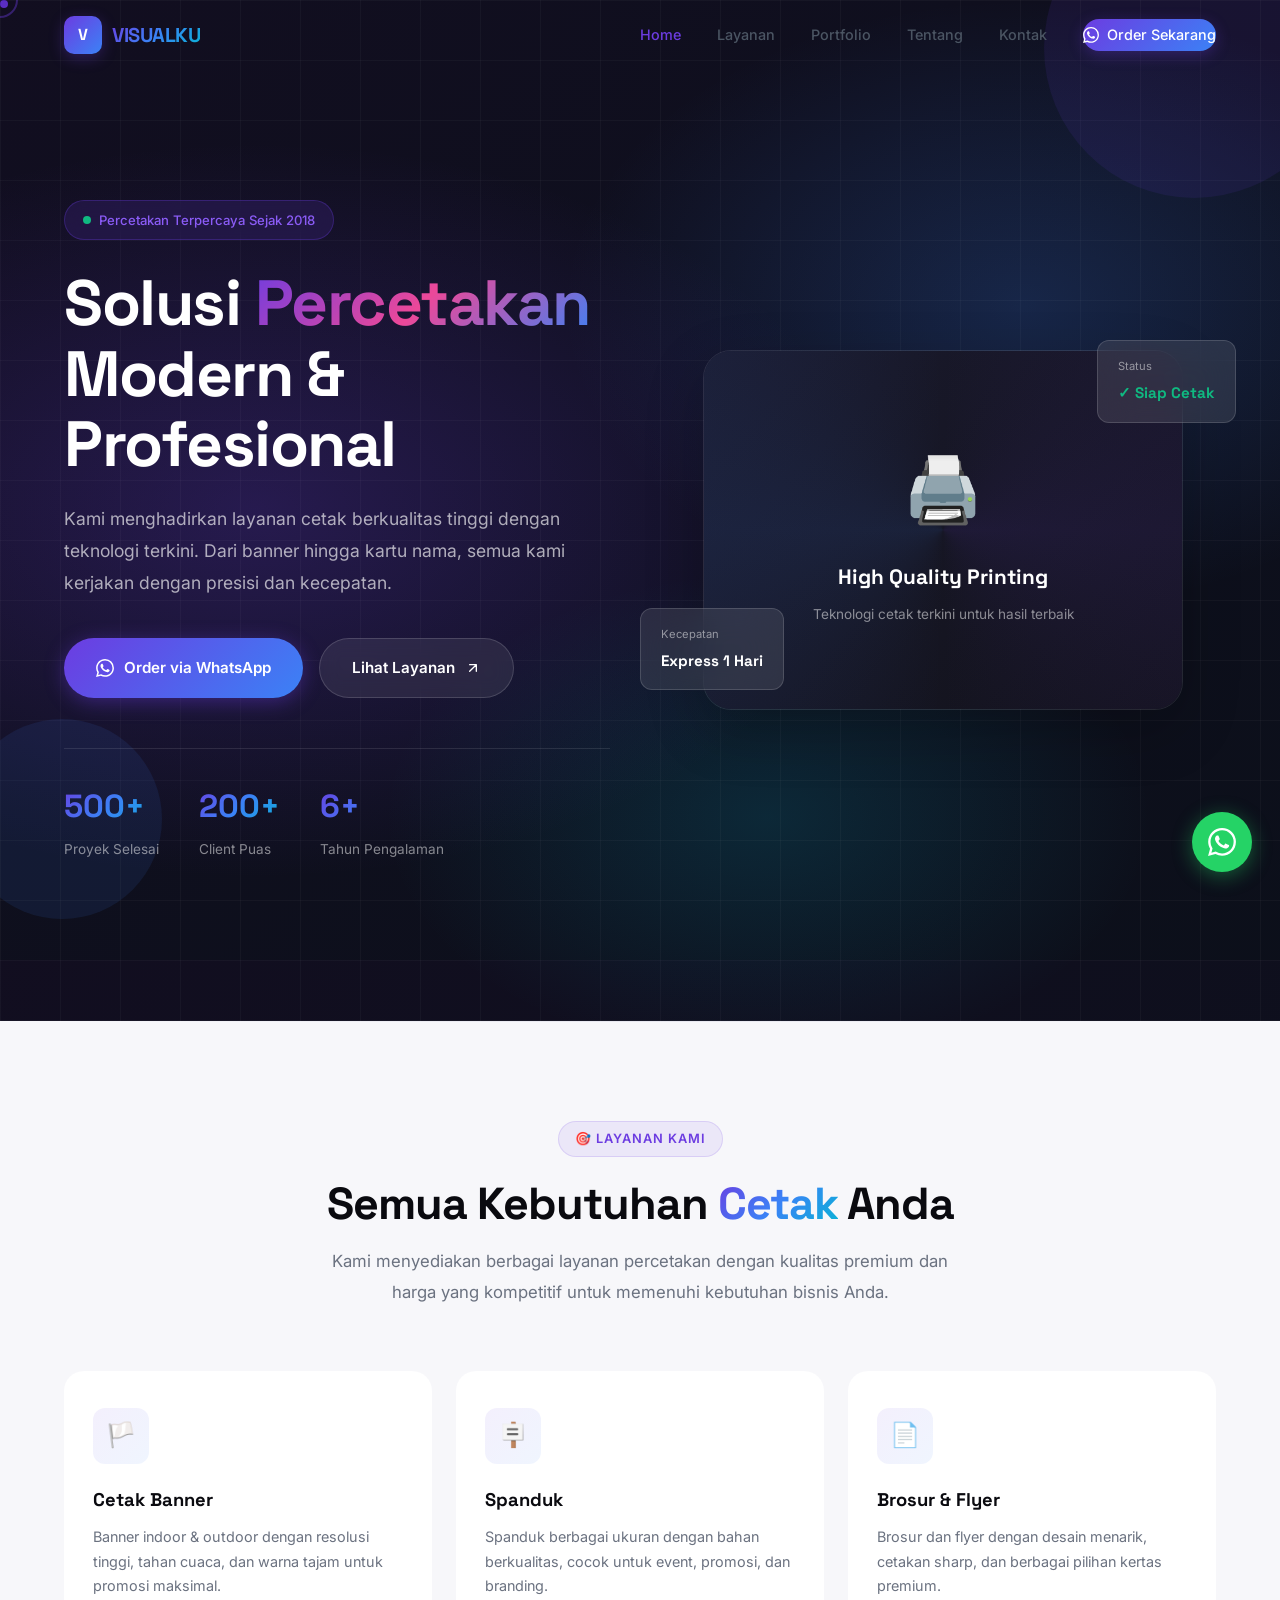
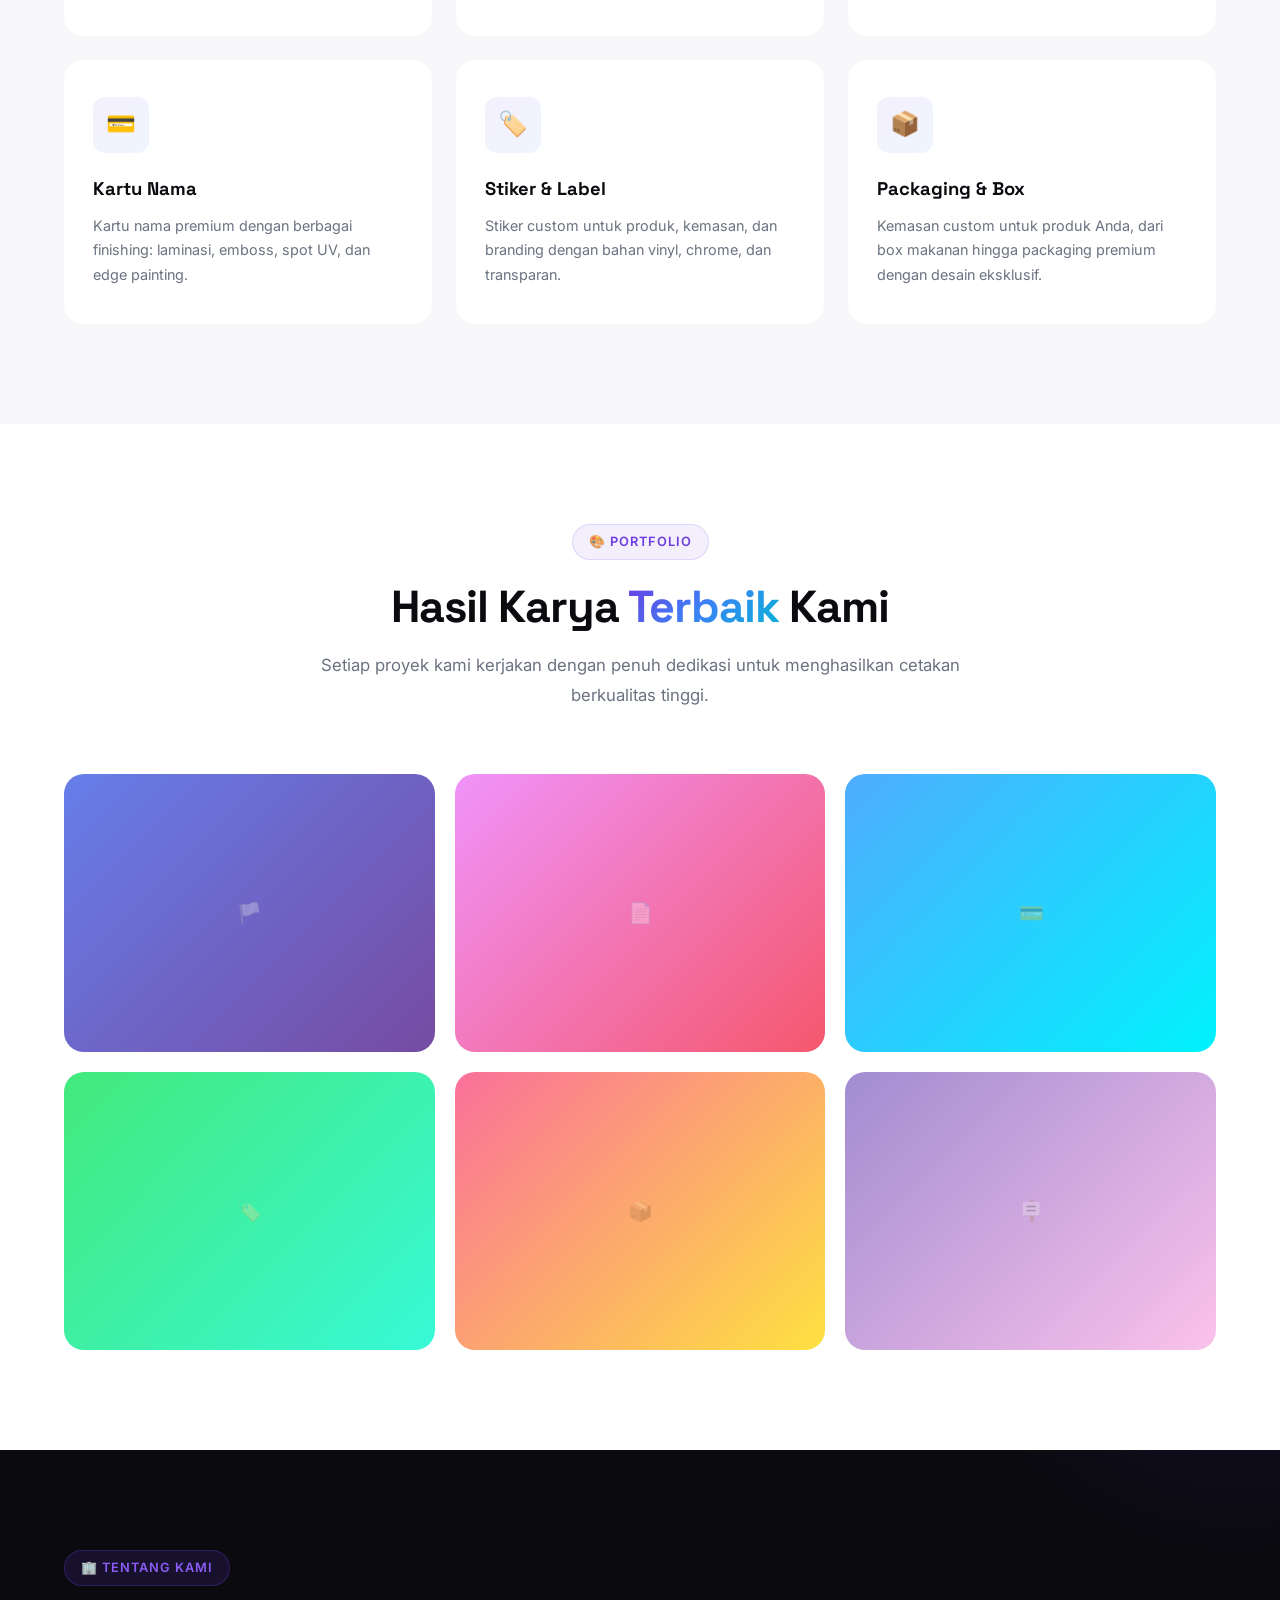
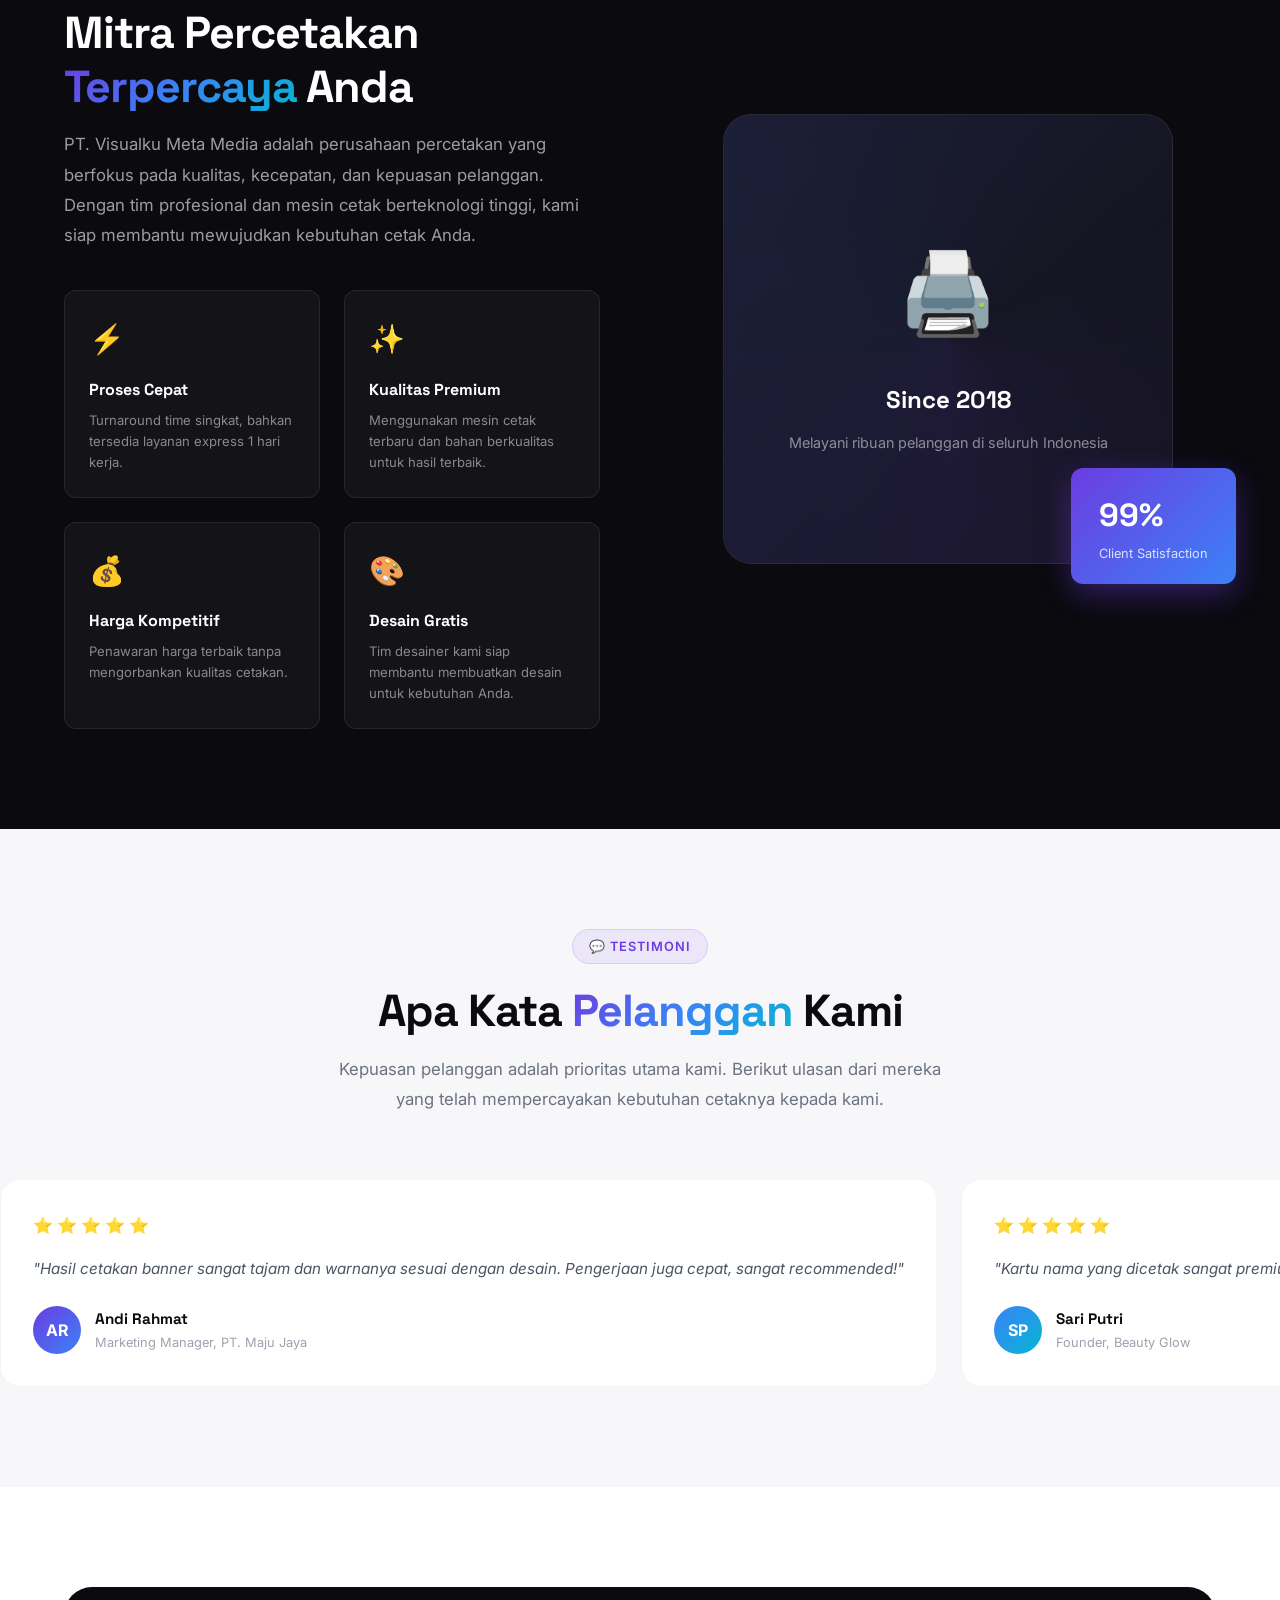
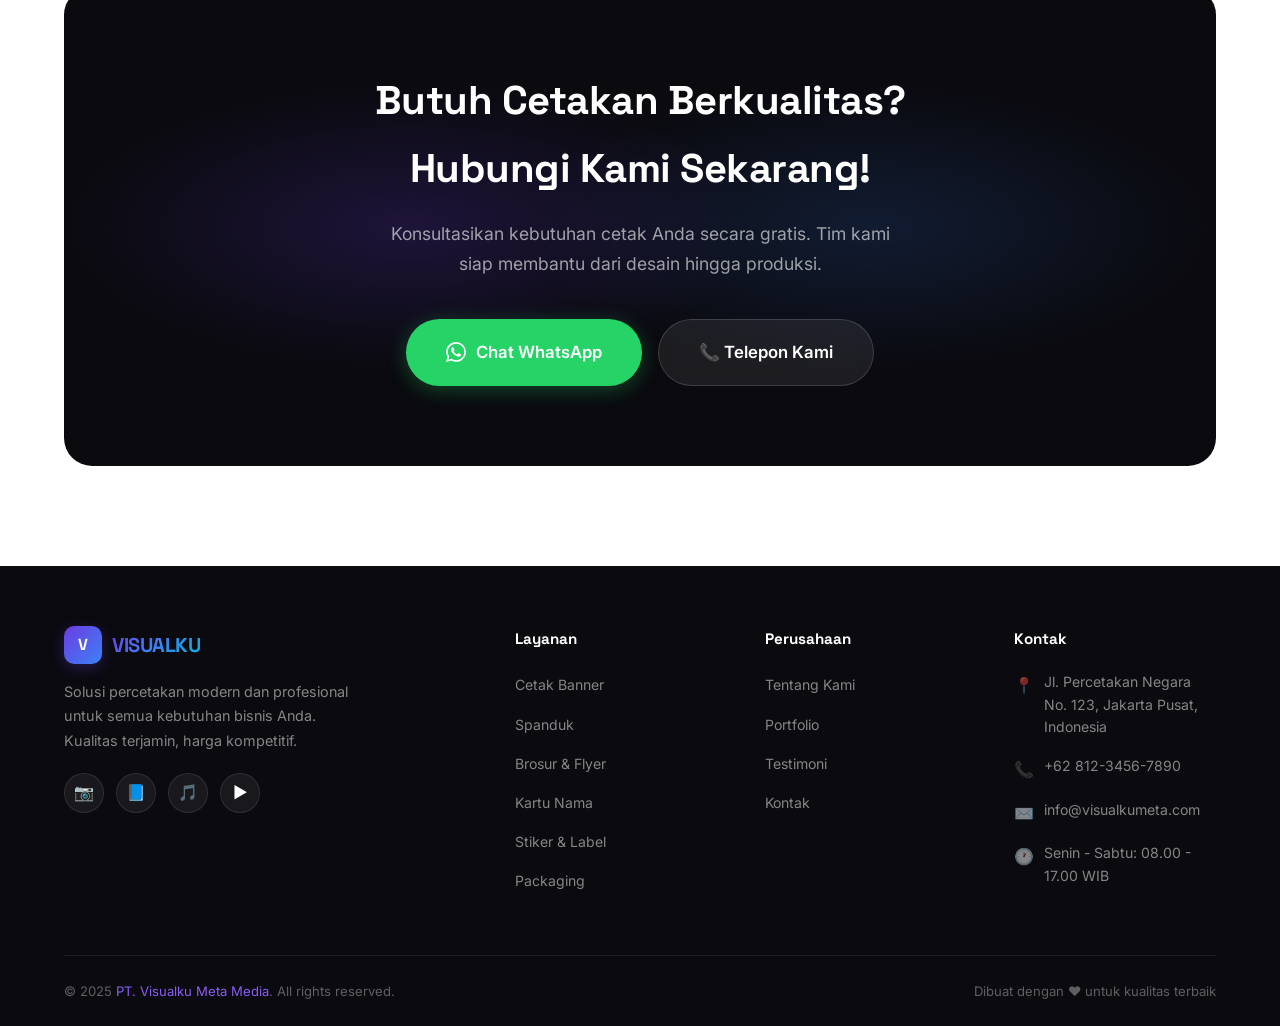
<file: visualku.html>
<!DOCTYPE html>
<html lang="id">
<head>
    <meta charset="UTF-8">
    <meta name="viewport" content="width=device-width, initial-scale=1.0">
    <title>PT. Visualku Meta Media — Solusi Percetakan Modern & Profesional</title>
    <meta name="description" content="PT. Visualku Meta Media menyediakan layanan percetakan berkualitas tinggi: banner, spanduk, brosur, kartu nama, stiker, dan lainnya. Cepat, profesional, harga kompetitif.">
    <meta name="keywords" content="percetakan, cetak banner, spanduk, brosur, kartu nama, stiker, printing, Visualku Meta Media">
    <meta name="author" content="PT. Visualku Meta Media">
    <meta property="og:title" content="PT. Visualku Meta Media — Solusi Percetakan Modern & Profesional">
    <meta property="og:description" content="Layanan percetakan berkualitas tinggi dengan harga kompetitif. Hubungi kami sekarang!">
    <meta property="og:type" content="website">
    <meta name="robots" content="index, follow">
    <link rel="preconnect" href="https://fonts.googleapis.com">
    <link rel="preconnect" href="https://fonts.gstatic.com" crossorigin>
    <link href="https://fonts.googleapis.com/css2?family=Inter:wght@300;400;500;600;700;800;900&family=Space+Grotesk:wght@400;500;600;700&display=swap" rel="stylesheet">
    <style>
        /* ═══════════════════════════════════════════
           CSS CUSTOM PROPERTIES & RESET
        ═══════════════════════════════════════════ */
        :root {
            --primary: #6C3CE1;
            --primary-light: #8B5CF6;
            --primary-dark: #5521C4;
            --accent: #3B82F6;
            --accent-light: #60A5FA;
            --gradient-1: linear-gradient(135deg, #6C3CE1 0%, #3B82F6 100%);
            --gradient-2: linear-gradient(135deg, #3B82F6 0%, #06B6D4 100%);
            --gradient-3: linear-gradient(135deg, #6C3CE1 0%, #EC4899 50%, #3B82F6 100%);
            --gradient-text: linear-gradient(135deg, #6C3CE1, #3B82F6, #06B6D4);
            --dark: #0A0A0F;
            --dark-2: #12121A;
            --dark-3: #1A1A2E;
            --gray-100: #F7F7FA;
            --gray-200: #E8E8F0;
            --gray-300: #D1D1DB;
            --gray-400: #9CA3AF;
            --gray-500: #6B7280;
            --gray-600: #4B5563;
            --gray-700: #374151;
            --white: #FFFFFF;
            --success: #10B981;
            --whatsapp: #25D366;
            --font-heading: 'Space Grotesk', sans-serif;
            --font-body: 'Inter', sans-serif;
            --shadow-sm: 0 1px 3px rgba(0,0,0,0.08);
            --shadow-md: 0 4px 20px rgba(0,0,0,0.1);
            --shadow-lg: 0 10px 40px rgba(0,0,0,0.15);
            --shadow-xl: 0 20px 60px rgba(0,0,0,0.2);
            --shadow-glow: 0 0 40px rgba(108,60,225,0.3);
            --radius-sm: 8px;
            --radius-md: 12px;
            --radius-lg: 20px;
            --radius-xl: 28px;
            --transition: all 0.4s cubic-bezier(0.25, 0.46, 0.45, 0.94);
            --transition-fast: all 0.2s ease;
            --transition-slow: all 0.6s cubic-bezier(0.25, 0.46, 0.45, 0.94);
        }

        *, *::before, *::after {
            margin: 0;
            padding: 0;
            box-sizing: border-box;
        }

        html {
            scroll-behavior: smooth;
            scroll-padding-top: 80px;
            -webkit-text-size-adjust: 100%;
        }

        body {
            font-family: var(--font-body);
            color: var(--dark);
            background: var(--white);
            line-height: 1.7;
            overflow-x: hidden;
            -webkit-font-smoothing: antialiased;
            -moz-osx-font-smoothing: grayscale;
        }

        ::selection {
            background: var(--primary);
            color: var(--white);
        }

        img {
            max-width: 100%;
            height: auto;
            display: block;
        }

        a {
            text-decoration: none;
            color: inherit;
            transition: var(--transition-fast);
        }

        ul { list-style: none; }

        .container {
            width: 100%;
            max-width: 1200px;
            margin: 0 auto;
            padding: 0 24px;
        }

        /* ═══════════════════════════════════════════
           SCROLL PROGRESS BAR
        ═══════════════════════════════════════════ */
        .scroll-progress {
            position: fixed;
            top: 0;
            left: 0;
            width: 0%;
            height: 3px;
            background: var(--gradient-3);
            z-index: 10000;
            transition: width 0.1s linear;
        }

        /* ═══════════════════════════════════════════
           NAVBAR
        ═══════════════════════════════════════════ */
        .navbar {
            position: fixed;
            top: 0;
            left: 0;
            right: 0;
            z-index: 9999;
            padding: 16px 0;
            transition: var(--transition);
            background: transparent;
        }

        .navbar.scrolled {
            background: rgba(255, 255, 255, 0.85);
            backdrop-filter: blur(20px) saturate(180%);
            -webkit-backdrop-filter: blur(20px) saturate(180%);
            border-bottom: 1px solid rgba(0,0,0,0.06);
            padding: 10px 0;
            box-shadow: 0 1px 20px rgba(0,0,0,0.06);
        }

        .navbar .container {
            display: flex;
            align-items: center;
            justify-content: space-between;
        }

        .nav-logo {
            font-family: var(--font-heading);
            font-weight: 800;
            font-size: 1.25rem;
            letter-spacing: -0.5px;
            display: flex;
            align-items: center;
            gap: 10px;
        }

        .nav-logo .logo-icon {
            width: 38px;
            height: 38px;
            background: var(--gradient-1);
            border-radius: 10px;
            display: flex;
            align-items: center;
            justify-content: center;
            color: white;
            font-size: 1rem;
            font-weight: 900;
            box-shadow: 0 4px 15px rgba(108,60,225,0.3);
        }

        .nav-logo span {
            background: var(--gradient-text);
            -webkit-background-clip: text;
            -webkit-text-fill-color: transparent;
            background-clip: text;
        }

        .nav-menu {
            display: flex;
            align-items: center;
            gap: 36px;
        }

        .nav-menu a {
            font-size: 0.9rem;
            font-weight: 500;
            color: var(--gray-600);
            position: relative;
            padding: 4px 0;
        }

        .nav-menu a::after {
            content: '';
            position: absolute;
            bottom: -2px;
            left: 0;
            width: 0;
            height: 2px;
            background: var(--gradient-1);
            border-radius: 2px;
            transition: var(--transition);
        }

        .nav-menu a:hover {
            color: var(--primary);
        }

        .nav-menu a:hover::after {
            width: 100%;
        }

        .nav-cta {
            display: inline-flex;
            align-items: center;
            gap: 8px;
            padding: 10px 24px;
            background: var(--gradient-1);
            color: var(--white) !important;
            border-radius: 50px;
            font-weight: 600;
            font-size: 0.88rem;
            box-shadow: 0 4px 15px rgba(108,60,225,0.3);
            transition: var(--transition);
            border: none;
            cursor: pointer;
        }

        .nav-cta:hover {
            transform: translateY(-2px);
            box-shadow: 0 8px 25px rgba(108,60,225,0.4);
        }

        .nav-cta::after { display: none !important; }

        .nav-toggle {
            display: none;
            flex-direction: column;
            gap: 5px;
            cursor: pointer;
            padding: 4px;
            z-index: 100;
        }

        .nav-toggle span {
            width: 26px;
            height: 2.5px;
            background: var(--dark);
            border-radius: 4px;
            transition: var(--transition);
        }

        .nav-toggle.active span:nth-child(1) {
            transform: rotate(45deg) translate(5px, 5px);
        }

        .nav-toggle.active span:nth-child(2) {
            opacity: 0;
        }

        .nav-toggle.active span:nth-child(3) {
            transform: rotate(-45deg) translate(5px, -5px);
        }

        /* ═══════════════════════════════════════════
           HERO SECTION
        ═══════════════════════════════════════════ */
        .hero {
            min-height: 100vh;
            display: flex;
            align-items: center;
            position: relative;
            overflow: hidden;
            background: var(--dark);
        }

        .hero-bg {
            position: absolute;
            inset: 0;
            z-index: 1;
        }

        .hero-bg::before {
            content: '';
            position: absolute;
            inset: 0;
            background: 
                radial-gradient(ellipse 80% 60% at 20% 50%, rgba(108,60,225,0.25) 0%, transparent 60%),
                radial-gradient(ellipse 60% 50% at 80% 30%, rgba(59,130,246,0.2) 0%, transparent 60%),
                radial-gradient(ellipse 50% 40% at 60% 80%, rgba(6,182,212,0.15) 0%, transparent 60%);
            z-index: 2;
        }

        .hero-bg::after {
            content: '';
            position: absolute;
            inset: 0;
            background: url("data:image/svg+xml,%3Csvg viewBox='0 0 800 600' xmlns='http://www.w3.org/2000/svg'%3E%3Cdefs%3E%3ClinearGradient id='g' x1='0%25' y1='0%25' x2='100%25' y2='100%25'%3E%3Cstop offset='0%25' style='stop-color:%236C3CE1;stop-opacity:0.08'/%3E%3Cstop offset='100%25' style='stop-color:%233B82F6;stop-opacity:0.05'/%3E%3C/linearGradient%3E%3C/defs%3E%3Crect fill='url(%23g)' width='800' height='600'/%3E%3C/svg%3E");
            z-index: 1;
        }

        .hero-grid-overlay {
            position: absolute;
            inset: 0;
            background-image: 
                linear-gradient(rgba(255,255,255,0.03) 1px, transparent 1px),
                linear-gradient(90deg, rgba(255,255,255,0.03) 1px, transparent 1px);
            background-size: 60px 60px;
            z-index: 2;
        }

        .floating-shapes {
            position: absolute;
            inset: 0;
            z-index: 3;
            overflow: hidden;
        }

        .floating-shapes .shape {
            position: absolute;
            border-radius: 50%;
            opacity: 0.1;
            animation: floatShape 20s ease-in-out infinite;
        }

        .floating-shapes .shape:nth-child(1) {
            width: 300px;
            height: 300px;
            background: var(--primary);
            top: -10%;
            right: -5%;
            animation-delay: 0s;
        }

        .floating-shapes .shape:nth-child(2) {
            width: 200px;
            height: 200px;
            background: var(--accent);
            bottom: 10%;
            left: -3%;
            animation-delay: -5s;
        }

        .floating-shapes .shape:nth-child(3) {
            width: 150px;
            height: 150px;
            background: #EC4899;
            top: 40%;
            right: 20%;
            animation-delay: -10s;
        }

        @keyframes floatShape {
            0%, 100% { transform: translate(0, 0) scale(1); }
            25% { transform: translate(30px, -30px) scale(1.05); }
            50% { transform: translate(-20px, 20px) scale(0.95); }
            75% { transform: translate(15px, 15px) scale(1.02); }
        }

        .hero .container {
            position: relative;
            z-index: 10;
            display: grid;
            grid-template-columns: 1fr 1fr;
            gap: 60px;
            align-items: center;
            padding-top: 100px;
            padding-bottom: 60px;
        }

        .hero-content {
            color: var(--white);
        }

        .hero-badge {
            display: inline-flex;
            align-items: center;
            gap: 8px;
            padding: 8px 18px;
            background: rgba(108,60,225,0.15);
            border: 1px solid rgba(108,60,225,0.3);
            border-radius: 50px;
            font-size: 0.82rem;
            font-weight: 500;
            color: var(--primary-light);
            margin-bottom: 28px;
            backdrop-filter: blur(10px);
        }

        .hero-badge .dot {
            width: 8px;
            height: 8px;
            background: var(--success);
            border-radius: 50%;
            animation: pulse 2s ease-in-out infinite;
        }

        @keyframes pulse {
            0%, 100% { opacity: 1; transform: scale(1); }
            50% { opacity: 0.5; transform: scale(1.5); }
        }

        .hero h1 {
            font-family: var(--font-heading);
            font-size: clamp(2.5rem, 5vw, 4rem);
            font-weight: 800;
            line-height: 1.1;
            letter-spacing: -1.5px;
            margin-bottom: 24px;
        }

        .hero h1 .gradient-text {
            background: var(--gradient-3);
            -webkit-background-clip: text;
            -webkit-text-fill-color: transparent;
            background-clip: text;
        }

        .hero-desc {
            font-size: 1.1rem;
            color: rgba(255,255,255,0.65);
            line-height: 1.8;
            margin-bottom: 40px;
            max-width: 520px;
        }

        .hero-buttons {
            display: flex;
            gap: 16px;
            flex-wrap: wrap;
        }

        .btn {
            display: inline-flex;
            align-items: center;
            gap: 10px;
            padding: 16px 32px;
            border-radius: 50px;
            font-weight: 600;
            font-size: 0.95rem;
            font-family: var(--font-body);
            cursor: pointer;
            border: none;
            transition: var(--transition);
            position: relative;
            overflow: hidden;
        }

        .btn-primary {
            background: var(--gradient-1);
            color: var(--white);
            box-shadow: 0 4px 20px rgba(108,60,225,0.4);
        }

        .btn-primary:hover {
            transform: translateY(-3px);
            box-shadow: 0 8px 30px rgba(108,60,225,0.5);
        }

        .btn-secondary {
            background: rgba(255,255,255,0.08);
            color: var(--white);
            border: 1px solid rgba(255,255,255,0.15);
            backdrop-filter: blur(10px);
        }

        .btn-secondary:hover {
            background: rgba(255,255,255,0.15);
            transform: translateY(-3px);
        }

        .btn-whatsapp {
            background: var(--whatsapp);
            color: var(--white);
            box-shadow: 0 4px 20px rgba(37,211,102,0.3);
        }

        .btn-whatsapp:hover {
            transform: translateY(-3px);
            box-shadow: 0 8px 30px rgba(37,211,102,0.4);
            background: #20BD5A;
        }

        .hero-stats {
            display: flex;
            gap: 40px;
            margin-top: 50px;
            padding-top: 30px;
            border-top: 1px solid rgba(255,255,255,0.1);
        }

        .hero-stat h3 {
            font-family: var(--font-heading);
            font-size: 2rem;
            font-weight: 800;
            background: var(--gradient-text);
            -webkit-background-clip: text;
            -webkit-text-fill-color: transparent;
            background-clip: text;
        }

        .hero-stat p {
            font-size: 0.85rem;
            color: rgba(255,255,255,0.5);
            margin-top: 4px;
        }

        /* Hero Visual */
        .hero-visual {
            position: relative;
            display: flex;
            align-items: center;
            justify-content: center;
        }

        .hero-card {
            position: relative;
            width: 100%;
            max-width: 480px;
            aspect-ratio: 4/3;
            border-radius: var(--radius-xl);
            overflow: hidden;
            box-shadow: var(--shadow-xl);
            border: 1px solid rgba(255,255,255,0.1);
        }

        .hero-card-inner {
            width: 100%;
            height: 100%;
            background: linear-gradient(135deg, var(--dark-3) 0%, var(--dark-2) 100%);
            display: flex;
            flex-direction: column;
            align-items: center;
            justify-content: center;
            position: relative;
            overflow: hidden;
        }

        .hero-card-inner::before {
            content: '';
            position: absolute;
            width: 200%;
            height: 200%;
            background: conic-gradient(from 0deg, transparent, rgba(108,60,225,0.1), transparent, rgba(59,130,246,0.1), transparent);
            animation: rotateGradient 10s linear infinite;
        }

        @keyframes rotateGradient {
            to { transform: rotate(360deg); }
        }

        .hero-card-content {
            position: relative;
            z-index: 2;
            text-align: center;
            padding: 40px;
        }

        .hero-card-content .printer-icon {
            font-size: 4rem;
            margin-bottom: 16px;
            display: block;
        }

        .hero-card-content h3 {
            font-family: var(--font-heading);
            font-size: 1.3rem;
            color: var(--white);
            margin-bottom: 8px;
        }

        .hero-card-content p {
            font-size: 0.85rem;
            color: rgba(255,255,255,0.5);
        }

        .hero-floating-card {
            position: absolute;
            background: rgba(255,255,255,0.1);
            backdrop-filter: blur(20px);
            border: 1px solid rgba(255,255,255,0.15);
            border-radius: var(--radius-md);
            padding: 16px 20px;
            z-index: 20;
            animation: floatCard 6s ease-in-out infinite;
        }

        .hero-floating-card.card-1 {
            top: -10px;
            right: -20px;
            animation-delay: 0s;
        }

        .hero-floating-card.card-2 {
            bottom: 20px;
            left: -30px;
            animation-delay: -3s;
        }

        @keyframes floatCard {
            0%, 100% { transform: translateY(0); }
            50% { transform: translateY(-15px); }
        }

        .hero-floating-card .card-label {
            font-size: 0.7rem;
            color: rgba(255,255,255,0.5);
            margin-bottom: 4px;
        }

        .hero-floating-card .card-value {
            font-family: var(--font-heading);
            font-weight: 700;
            color: var(--white);
            font-size: 0.95rem;
        }

        .hero-floating-card .card-value.green { color: var(--success); }

        /* ═══════════════════════════════════════════
           SECTION COMMON STYLES
        ═══════════════════════════════════════════ */
        section {
            padding: 100px 0;
        }

        .section-header {
            text-align: center;
            max-width: 640px;
            margin: 0 auto 64px;
        }

        .section-label {
            display: inline-flex;
            align-items: center;
            gap: 8px;
            padding: 6px 16px;
            background: rgba(108,60,225,0.08);
            border: 1px solid rgba(108,60,225,0.15);
            border-radius: 50px;
            font-size: 0.8rem;
            font-weight: 600;
            color: var(--primary);
            text-transform: uppercase;
            letter-spacing: 1px;
            margin-bottom: 20px;
        }

        .section-title {
            font-family: var(--font-heading);
            font-size: clamp(2rem, 4vw, 2.8rem);
            font-weight: 800;
            letter-spacing: -1px;
            line-height: 1.2;
            margin-bottom: 16px;
            color: var(--dark);
        }

        .section-title .highlight {
            background: var(--gradient-text);
            -webkit-background-clip: text;
            -webkit-text-fill-color: transparent;
            background-clip: text;
        }

        .section-desc {
            font-size: 1.05rem;
            color: var(--gray-500);
            line-height: 1.8;
        }

        /* Scroll Reveal */
        .reveal {
            opacity: 0;
            transform: translateY(40px);
            transition: opacity 0.8s cubic-bezier(0.25, 0.46, 0.45, 0.94),
                        transform 0.8s cubic-bezier(0.25, 0.46, 0.45, 0.94);
        }

        .reveal.active {
            opacity: 1;
            transform: translateY(0);
        }

        .reveal-delay-1 { transition-delay: 0.1s; }
        .reveal-delay-2 { transition-delay: 0.2s; }
        .reveal-delay-3 { transition-delay: 0.3s; }
        .reveal-delay-4 { transition-delay: 0.4s; }
        .reveal-delay-5 { transition-delay: 0.5s; }
        .reveal-delay-6 { transition-delay: 0.6s; }

        /* ═══════════════════════════════════════════
           SERVICES SECTION
        ═══════════════════════════════════════════ */
        .services {
            background: var(--gray-100);
            position: relative;
        }

        .services::before {
            content: '';
            position: absolute;
            top: 0;
            left: 0;
            right: 0;
            height: 1px;
            background: linear-gradient(90deg, transparent, var(--gray-200), transparent);
        }

        .services-grid {
            display: grid;
            grid-template-columns: repeat(3, 1fr);
            gap: 24px;
        }

        .service-card {
            background: var(--white);
            border-radius: var(--radius-lg);
            padding: 36px 28px;
            position: relative;
            overflow: hidden;
            transition: var(--transition);
            border: 1px solid transparent;
            cursor: pointer;
            group: true;
        }

        .service-card::before {
            content: '';
            position: absolute;
            top: 0;
            left: 0;
            right: 0;
            height: 3px;
            background: var(--gradient-1);
            transform: scaleX(0);
            transition: var(--transition);
        }

        .service-card:hover {
            transform: translateY(-8px);
            box-shadow: var(--shadow-lg);
            border-color: rgba(108,60,225,0.1);
        }

        .service-card:hover::before {
            transform: scaleX(1);
        }

        .service-icon {
            width: 56px;
            height: 56px;
            border-radius: var(--radius-md);
            display: flex;
            align-items: center;
            justify-content: center;
            font-size: 1.5rem;
            margin-bottom: 20px;
            background: linear-gradient(135deg, rgba(108,60,225,0.08), rgba(59,130,246,0.08));
            transition: var(--transition);
        }

        .service-card:hover .service-icon {
            background: var(--gradient-1);
            box-shadow: 0 8px 25px rgba(108,60,225,0.3);
            transform: scale(1.05);
        }

        .service-card h3 {
            font-family: var(--font-heading);
            font-size: 1.15rem;
            font-weight: 700;
            margin-bottom: 10px;
            color: var(--dark);
        }

        .service-card p {
            font-size: 0.9rem;
            color: var(--gray-500);
            line-height: 1.7;
        }

        .service-card .service-arrow {
            position: absolute;
            bottom: 28px;
            right: 28px;
            width: 36px;
            height: 36px;
            border-radius: 50%;
            background: var(--gray-100);
            display: flex;
            align-items: center;
            justify-content: center;
            font-size: 0.85rem;
            transition: var(--transition);
            opacity: 0;
            transform: translateX(-10px);
        }

        .service-card:hover .service-arrow {
            opacity: 1;
            transform: translateX(0);
            background: var(--gradient-1);
            color: var(--white);
        }

        /* ═══════════════════════════════════════════
           PORTFOLIO SECTION
        ═══════════════════════════════════════════ */
        .portfolio {
            background: var(--white);
        }

        .portfolio-grid {
            display: grid;
            grid-template-columns: repeat(3, 1fr);
            gap: 20px;
        }

        .portfolio-item {
            position: relative;
            border-radius: var(--radius-lg);
            overflow: hidden;
            aspect-ratio: 4/3;
            cursor: pointer;
            group: true;
        }

        .portfolio-item .portfolio-bg {
            width: 100%;
            height: 100%;
            transition: var(--transition-slow);
        }

        .portfolio-item:nth-child(1) .portfolio-bg {
            background: linear-gradient(135deg, #667eea 0%, #764ba2 100%);
        }
        .portfolio-item:nth-child(2) .portfolio-bg {
            background: linear-gradient(135deg, #f093fb 0%, #f5576c 100%);
        }
        .portfolio-item:nth-child(3) .portfolio-bg {
            background: linear-gradient(135deg, #4facfe 0%, #00f2fe 100%);
        }
        .portfolio-item:nth-child(4) .portfolio-bg {
            background: linear-gradient(135deg, #43e97b 0%, #38f9d7 100%);
        }
        .portfolio-item:nth-child(5) .portfolio-bg {
            background: linear-gradient(135deg, #fa709a 0%, #fee140 100%);
        }
        .portfolio-item:nth-child(6) .portfolio-bg {
            background: linear-gradient(135deg, #a18cd1 0%, #fbc2eb 100%);
        }

        .portfolio-item:hover .portfolio-bg {
            transform: scale(1.08);
        }

        .portfolio-overlay {
            position: absolute;
            inset: 0;
            background: linear-gradient(to top, rgba(0,0,0,0.8) 0%, transparent 60%);
            display: flex;
            flex-direction: column;
            justify-content: flex-end;
            padding: 28px;
            opacity: 0;
            transition: var(--transition);
        }

        .portfolio-item:hover .portfolio-overlay {
            opacity: 1;
        }

        .portfolio-overlay h4 {
            font-family: var(--font-heading);
            font-size: 1.1rem;
            color: var(--white);
            font-weight: 700;
            margin-bottom: 6px;
            transform: translateY(15px);
            transition: var(--transition);
        }

        .portfolio-item:hover .portfolio-overlay h4 {
            transform: translateY(0);
        }

        .portfolio-overlay p {
            font-size: 0.82rem;
            color: rgba(255,255,255,0.7);
            transform: translateY(15px);
            transition: var(--transition);
            transition-delay: 0.05s;
        }

        .portfolio-item:hover .portfolio-overlay p {
            transform: translateY(0);
        }

        .portfolio-item .portfolio-icon {
            position: absolute;
            top: 50%;
            left: 50%;
            transform: translate(-50%, -50%) scale(0.5);
            font-size: 2.5rem;
            opacity: 0.3;
            transition: var(--transition);
        }

        .portfolio-item:hover .portfolio-icon {
            opacity: 0.6;
            transform: translate(-50%, -50%) scale(1);
        }

        /* ═══════════════════════════════════════════
           ABOUT SECTION
        ═══════════════════════════════════════════ */
        .about {
            background: var(--dark);
            color: var(--white);
            position: relative;
            overflow: hidden;
        }

        .about::before {
            content: '';
            position: absolute;
            top: -50%;
            right: -20%;
            width: 600px;
            height: 600px;
            background: radial-gradient(circle, rgba(108,60,225,0.15) 0%, transparent 70%);
            border-radius: 50%;
        }

        .about .container {
            display: grid;
            grid-template-columns: 1fr 1fr;
            gap: 80px;
            align-items: center;
        }

        .about-content .section-label {
            background: rgba(108,60,225,0.15);
            border-color: rgba(108,60,225,0.3);
            color: var(--primary-light);
        }

        .about-content .section-title {
            color: var(--white);
            text-align: left;
        }

        .about-content .section-desc {
            color: rgba(255,255,255,0.6);
            text-align: left;
        }

        .about-features {
            display: grid;
            grid-template-columns: 1fr 1fr;
            gap: 24px;
            margin-top: 40px;
        }

        .about-feature {
            padding: 24px;
            background: rgba(255,255,255,0.04);
            border: 1px solid rgba(255,255,255,0.08);
            border-radius: var(--radius-md);
            transition: var(--transition);
        }

        .about-feature:hover {
            background: rgba(255,255,255,0.08);
            border-color: rgba(108,60,225,0.3);
            transform: translateY(-4px);
        }

        .about-feature .feature-icon {
            font-size: 1.8rem;
            margin-bottom: 12px;
        }

        .about-feature h4 {
            font-family: var(--font-heading);
            font-size: 1rem;
            font-weight: 700;
            margin-bottom: 6px;
        }

        .about-feature p {
            font-size: 0.82rem;
            color: rgba(255,255,255,0.5);
            line-height: 1.6;
        }

        .about-visual {
            position: relative;
            display: flex;
            align-items: center;
            justify-content: center;
        }

        .about-image-wrapper {
            position: relative;
            width: 100%;
            max-width: 450px;
            aspect-ratio: 1;
            border-radius: var(--radius-xl);
            overflow: hidden;
            background: linear-gradient(135deg, var(--dark-3), var(--dark-2));
            border: 1px solid rgba(255,255,255,0.08);
            display: flex;
            align-items: center;
            justify-content: center;
        }

        .about-image-wrapper .about-inner-content {
            text-align: center;
            padding: 40px;
            position: relative;
            z-index: 2;
        }

        .about-image-wrapper .about-inner-content .big-icon {
            font-size: 5rem;
            margin-bottom: 20px;
            display: block;
        }

        .about-image-wrapper .about-inner-content h3 {
            font-family: var(--font-heading);
            font-size: 1.5rem;
            font-weight: 700;
            margin-bottom: 10px;
        }

        .about-image-wrapper .about-inner-content p {
            font-size: 0.9rem;
            color: rgba(255,255,255,0.5);
        }

        .about-image-wrapper::before {
            content: '';
            position: absolute;
            inset: 0;
            background: conic-gradient(from 180deg, rgba(108,60,225,0.1), rgba(59,130,246,0.05), transparent, rgba(108,60,225,0.1));
            animation: rotateGradient 15s linear infinite;
        }

        .about-counter {
            position: absolute;
            bottom: -20px;
            right: -20px;
            background: var(--gradient-1);
            border-radius: var(--radius-md);
            padding: 20px 28px;
            box-shadow: 0 10px 30px rgba(108,60,225,0.4);
        }

        .about-counter h3 {
            font-family: var(--font-heading);
            font-size: 2rem;
            font-weight: 800;
        }

        .about-counter p {
            font-size: 0.8rem;
            opacity: 0.8;
        }

        /* ═══════════════════════════════════════════
           TESTIMONIALS SECTION
        ═══════════════════════════════════════════ */
        .testimonials {
            background: var(--gray-100);
            position: relative;
        }

        .testimonials-wrapper {
            position: relative;
            overflow: hidden;
        }

        .testimonials-track {
            display: flex;
            gap: 24px;
            animation: scrollTestimonials 30s linear infinite;
        }

        .testimonials-track:hover {
            animation-play-state: paused;
        }

        @keyframes scrollTestimonials {
            0% { transform: translateX(0); }
            100% { transform: translateX(-50%); }
        }

        .testimonial-card {
            min-width: 380px;
            background: var(--white);
            border-radius: var(--radius-lg);
            padding: 32px;
            border: 1px solid rgba(0,0,0,0.04);
            transition: var(--transition);
            flex-shrink: 0;
        }

        .testimonial-card:hover {
            box-shadow: var(--shadow-md);
            transform: translateY(-4px);
        }

        .testimonial-stars {
            display: flex;
            gap: 4px;
            margin-bottom: 16px;
        }

        .testimonial-stars span {
            color: #FBBF24;
            font-size: 1rem;
        }

        .testimonial-text {
            font-size: 0.95rem;
            color: var(--gray-600);
            line-height: 1.8;
            margin-bottom: 24px;
            font-style: italic;
        }

        .testimonial-author {
            display: flex;
            align-items: center;
            gap: 14px;
        }

        .testimonial-avatar {
            width: 48px;
            height: 48px;
            border-radius: 50%;
            display: flex;
            align-items: center;
            justify-content: center;
            font-weight: 700;
            font-size: 1rem;
            color: var(--white);
        }

        .testimonial-card:nth-child(1) .testimonial-avatar,
        .testimonial-card:nth-child(7) .testimonial-avatar { background: var(--gradient-1); }
        .testimonial-card:nth-child(2) .testimonial-avatar,
        .testimonial-card:nth-child(8) .testimonial-avatar { background: var(--gradient-2); }
        .testimonial-card:nth-child(3) .testimonial-avatar,
        .testimonial-card:nth-child(9) .testimonial-avatar { background: linear-gradient(135deg, #EC4899, #F43F5E); }
        .testimonial-card:nth-child(4) .testimonial-avatar,
        .testimonial-card:nth-child(10) .testimonial-avatar { background: linear-gradient(135deg, #F59E0B, #EF4444); }
        .testimonial-card:nth-child(5) .testimonial-avatar,
        .testimonial-card:nth-child(11) .testimonial-avatar { background: linear-gradient(135deg, #10B981, #3B82F6); }
        .testimonial-card:nth-child(6) .testimonial-avatar,
        .testimonial-card:nth-child(12) .testimonial-avatar { background: linear-gradient(135deg, #8B5CF6, #EC4899); }

        .testimonial-info h5 {
            font-family: var(--font-heading);
            font-weight: 700;
            font-size: 0.95rem;
            color: var(--dark);
        }

        .testimonial-info p {
            font-size: 0.8rem;
            color: var(--gray-400);
        }

        /* ═══════════════════════════════════════════
           CTA SECTION
        ═══════════════════════════════════════════ */
        .cta-section {
            background: var(--white);
            padding: 100px 0;
        }

        .cta-box {
            position: relative;
            background: var(--dark);
            border-radius: var(--radius-xl);
            padding: 80px 60px;
            text-align: center;
            overflow: hidden;
        }

        .cta-box::before {
            content: '';
            position: absolute;
            inset: 0;
            background: 
                radial-gradient(ellipse 50% 50% at 30% 50%, rgba(108,60,225,0.2) 0%, transparent 60%),
                radial-gradient(ellipse 50% 50% at 70% 50%, rgba(59,130,246,0.15) 0%, transparent 60%);
        }

        .cta-box .cta-content {
            position: relative;
            z-index: 2;
        }

        .cta-box h2 {
            font-family: var(--font-heading);
            font-size: clamp(1.8rem, 3.5vw, 2.5rem);
            font-weight: 800;
            color: var(--white);
            letter-spacing: -0.5px;
            margin-bottom: 16px;
        }

        .cta-box p {
            font-size: 1.1rem;
            color: rgba(255,255,255,0.6);
            margin-bottom: 40px;
            max-width: 500px;
            margin-left: auto;
            margin-right: auto;
        }

        .cta-buttons {
            display: flex;
            gap: 16px;
            justify-content: center;
            flex-wrap: wrap;
        }

        .btn-large {
            padding: 18px 40px;
            font-size: 1.05rem;
        }

        /* ═══════════════════════════════════════════
           FOOTER
        ═══════════════════════════════════════════ */
        .footer {
            background: var(--dark);
            color: var(--white);
            padding: 60px 0 0;
        }

        .footer-grid {
            display: grid;
            grid-template-columns: 2fr 1fr 1fr 1fr;
            gap: 48px;
            padding-bottom: 48px;
            border-bottom: 1px solid rgba(255,255,255,0.08);
        }

        .footer-brand .nav-logo {
            margin-bottom: 16px;
        }

        .footer-brand p {
            font-size: 0.9rem;
            color: rgba(255,255,255,0.5);
            line-height: 1.7;
            max-width: 300px;
        }

        .footer-social {
            display: flex;
            gap: 12px;
            margin-top: 20px;
        }

        .footer-social a {
            width: 40px;
            height: 40px;
            border-radius: 50%;
            background: rgba(255,255,255,0.06);
            border: 1px solid rgba(255,255,255,0.1);
            display: flex;
            align-items: center;
            justify-content: center;
            font-size: 1rem;
            transition: var(--transition);
        }

        .footer-social a:hover {
            background: var(--gradient-1);
            border-color: transparent;
            transform: translateY(-3px);
        }

        .footer-col h4 {
            font-family: var(--font-heading);
            font-size: 0.95rem;
            font-weight: 700;
            margin-bottom: 20px;
        }

        .footer-col ul li {
            margin-bottom: 12px;
        }

        .footer-col ul li a {
            font-size: 0.88rem;
            color: rgba(255,255,255,0.5);
            transition: var(--transition-fast);
        }

        .footer-col ul li a:hover {
            color: var(--white);
            padding-left: 6px;
        }

        .footer-contact li {
            display: flex;
            align-items: flex-start;
            gap: 10px;
            margin-bottom: 16px !important;
        }

        .footer-contact li .contact-icon {
            font-size: 1rem;
            margin-top: 2px;
        }

        .footer-contact li span {
            font-size: 0.88rem;
            color: rgba(255,255,255,0.5);
            line-height: 1.6;
        }

        .footer-bottom {
            padding: 24px 0;
            display: flex;
            align-items: center;
            justify-content: space-between;
            flex-wrap: wrap;
            gap: 16px;
        }

        .footer-bottom p {
            font-size: 0.82rem;
            color: rgba(255,255,255,0.35);
        }

        .footer-bottom a {
            color: var(--primary-light);
        }

        /* ═══════════════════════════════════════════
           FLOATING WHATSAPP BUTTON
        ═══════════════════════════════════════════ */
        .wa-float {
            position: fixed;
            bottom: 28px;
            right: 28px;
            z-index: 9998;
            width: 60px;
            height: 60px;
            border-radius: 50%;
            background: var(--whatsapp);
            display: flex;
            align-items: center;
            justify-content: center;
            box-shadow: 0 4px 20px rgba(37,211,102,0.4);
            cursor: pointer;
            transition: var(--transition);
            animation: waFloat 3s ease-in-out infinite;
        }

        .wa-float:hover {
            transform: scale(1.1);
            box-shadow: 0 8px 30px rgba(37,211,102,0.5);
        }

        .wa-float svg {
            width: 28px;
            height: 28px;
            fill: white;
        }

        .wa-float .wa-tooltip {
            position: absolute;
            right: 70px;
            background: var(--white);
            color: var(--dark);
            padding: 10px 18px;
            border-radius: 10px;
            font-size: 0.82rem;
            font-weight: 600;
            white-space: nowrap;
            box-shadow: var(--shadow-md);
            opacity: 0;
            transform: translateX(10px);
            transition: var(--transition);
            pointer-events: none;
        }

        .wa-float:hover .wa-tooltip {
            opacity: 1;
            transform: translateX(0);
        }

        @keyframes waFloat {
            0%, 100% { transform: translateY(0); }
            50% { transform: translateY(-8px); }
        }

        /* ═══════════════════════════════════════════
           BACK TO TOP
        ═══════════════════════════════════════════ */
        .back-to-top {
            position: fixed;
            bottom: 28px;
            left: 28px;
            z-index: 9998;
            width: 44px;
            height: 44px;
            border-radius: 50%;
            background: var(--dark);
            color: var(--white);
            display: flex;
            align-items: center;
            justify-content: center;
            cursor: pointer;
            transition: var(--transition);
            opacity: 0;
            transform: translateY(20px);
            pointer-events: none;
            border: 1px solid rgba(255,255,255,0.1);
        }

        .back-to-top.visible {
            opacity: 1;
            transform: translateY(0);
            pointer-events: all;
        }

        .back-to-top:hover {
            background: var(--primary);
            transform: translateY(-3px);
        }

        /* ═══════════════════════════════════════════
           RESPONSIVE DESIGN
        ═══════════════════════════════════════════ */
        @media (max-width: 1024px) {
            .hero .container {
                grid-template-columns: 1fr;
                text-align: center;
            }

            .hero-desc { margin: 0 auto 40px; }
            .hero-buttons { justify-content: center; }
            .hero-stats { justify-content: center; }
            .hero-visual { display: none; }

            .services-grid {
                grid-template-columns: repeat(2, 1fr);
            }

            .portfolio-grid {
                grid-template-columns: repeat(2, 1fr);
            }

            .about .container {
                grid-template-columns: 1fr;
                gap: 48px;
            }

            .about-content .section-title,
            .about-content .section-desc {
                text-align: center;
            }

            .about-content .section-label {
                display: inline-flex;
                margin: 0 auto 20px;
            }

            .about-visual { order: -1; }

            .footer-grid {
                grid-template-columns: 1fr 1fr;
            }
        }

        @media (max-width: 768px) {
            section { padding: 70px 0; }

            .nav-menu {
                position: fixed;
                top: 0;
                right: -100%;
                width: 80%;
                max-width: 360px;
                height: 100vh;
                background: var(--white);
                flex-direction: column;
                justify-content: center;
                align-items: center;
                gap: 28px;
                transition: var(--transition-slow);
                box-shadow: -10px 0 40px rgba(0,0,0,0.1);
                z-index: 99;
            }

            .nav-menu.open {
                right: 0;
            }

            .nav-menu a {
                font-size: 1.1rem;
                color: var(--dark);
            }

            .nav-toggle {
                display: flex;
            }

            .nav-overlay {
                position: fixed;
                inset: 0;
                background: rgba(0,0,0,0.5);
                z-index: 98;
                opacity: 0;
                pointer-events: none;
                transition: var(--transition);
            }

            .nav-overlay.active {
                opacity: 1;
                pointer-events: all;
            }

            .services-grid {
                grid-template-columns: 1fr;
            }

            .portfolio-grid {
                grid-template-columns: 1fr;
            }

            .about-features {
                grid-template-columns: 1fr;
            }

            .hero-stats {
                flex-direction: column;
                gap: 20px;
                align-items: center;
            }

            .cta-box {
                padding: 50px 28px;
            }

            .footer-grid {
                grid-template-columns: 1fr;
                gap: 36px;
            }

            .footer-bottom {
                flex-direction: column;
                text-align: center;
            }

            .testimonial-card {
                min-width: 300px;
            }

            .wa-float {
                bottom: 20px;
                right: 20px;
                width: 54px;
                height: 54px;
            }

            .wa-float .wa-tooltip { display: none; }
        }

        @media (max-width: 480px) {
            .container { padding: 0 16px; }

            .hero h1 {
                font-size: 2rem;
            }

            .hero-badge {
                font-size: 0.75rem;
            }

            .hero-desc {
                font-size: 0.95rem;
            }

            .btn {
                padding: 14px 24px;
                font-size: 0.88rem;
            }

            .section-title {
                font-size: 1.7rem;
            }

            .section-desc {
                font-size: 0.92rem;
            }

            .service-card {
                padding: 28px 22px;
            }
        }

        /* ═══════════════════════════════════════════
           LOADING ANIMATION
        ═══════════════════════════════════════════ */
        .page-loader {
            position: fixed;
            inset: 0;
            background: var(--dark);
            z-index: 99999;
            display: flex;
            align-items: center;
            justify-content: center;
            transition: opacity 0.5s ease, visibility 0.5s ease;
        }

        .page-loader.hidden {
            opacity: 0;
            visibility: hidden;
        }

        .loader-content {
            text-align: center;
        }

        .loader-spinner {
            width: 48px;
            height: 48px;
            border: 3px solid rgba(108,60,225,0.2);
            border-top-color: var(--primary);
            border-radius: 50%;
            animation: spin 0.8s linear infinite;
            margin: 0 auto 16px;
        }

        @keyframes spin {
            to { transform: rotate(360deg); }
        }

        .loader-content p {
            font-family: var(--font-heading);
            font-size: 0.9rem;
            color: rgba(255,255,255,0.5);
            letter-spacing: 2px;
            text-transform: uppercase;
        }

        /* ═══════════════════════════════════════════
           CUSTOM CURSOR (DESKTOP ONLY)
        ═══════════════════════════════════════════ */
        @media (hover: hover) {
            .cursor-dot {
                position: fixed;
                width: 8px;
                height: 8px;
                background: var(--primary);
                border-radius: 50%;
                pointer-events: none;
                z-index: 99999;
                transition: transform 0.1s ease;
                mix-blend-mode: difference;
            }

            .cursor-ring {
                position: fixed;
                width: 36px;
                height: 36px;
                border: 2px solid rgba(108,60,225,0.4);
                border-radius: 50%;
                pointer-events: none;
                z-index: 99998;
                transition: transform 0.15s ease, width 0.3s ease, height 0.3s ease, border-color 0.3s ease;
            }

            .cursor-ring.hover {
                width: 56px;
                height: 56px;
                border-color: var(--primary);
            }
        }

        @media (hover: none) {
            .cursor-dot, .cursor-ring { display: none; }
        }
    </style>
</head>
<body>

    <!-- PAGE LOADER -->
    <div class="page-loader" id="pageLoader">
        <div class="loader-content">
            <div class="loader-spinner"></div>
            <p>Loading</p>
        </div>
    </div>

    <!-- SCROLL PROGRESS -->
    <div class="scroll-progress" id="scrollProgress"></div>

    <!-- CUSTOM CURSOR -->
    <div class="cursor-dot" id="cursorDot"></div>
    <div class="cursor-ring" id="cursorRing"></div>

    <!-- NAVBAR OVERLAY (Mobile) -->
    <div class="nav-overlay" id="navOverlay"></div>

    <!-- NAVBAR -->
    <nav class="navbar" id="navbar">
        <div class="container">
            <a href="#home" class="nav-logo">
                <div class="logo-icon">V</div>
                <span>VISUALKU</span>
            </a>
            <div class="nav-menu" id="navMenu">
                <a href="#home">Home</a>
                <a href="#layanan">Layanan</a>
                <a href="#portfolio">Portfolio</a>
                <a href="#tentang">Tentang</a>
                <a href="#kontak">Kontak</a>
                <a href="https://wa.me/6281234567890?text=Halo,%20saya%20ingin%20order%20cetakan" target="_blank" class="nav-cta">
                    <svg width="16" height="16" viewBox="0 0 24 24" fill="currentColor"><path d="M17.472 14.382c-.297-.149-1.758-.867-2.03-.967-.273-.099-.471-.148-.67.15-.197.297-.767.966-.94 1.164-.173.199-.347.223-.644.075-.297-.15-1.255-.463-2.39-1.475-.883-.788-1.48-1.761-1.653-2.059-.173-.297-.018-.458.13-.606.134-.133.298-.347.446-.52.149-.174.198-.298.298-.497.099-.198.05-.371-.025-.52-.075-.149-.669-1.612-.916-2.207-.242-.579-.487-.5-.669-.51-.173-.008-.371-.01-.57-.01-.198 0-.52.074-.792.372-.272.297-1.04 1.016-1.04 2.479 0 1.462 1.065 2.875 1.213 3.074.149.198 2.096 3.2 5.077 4.487.709.306 1.262.489 1.694.625.712.227 1.36.195 1.871.118.571-.085 1.758-.719 2.006-1.413.248-.694.248-1.289.173-1.413-.074-.124-.272-.198-.57-.347m-5.421 7.403h-.004a9.87 9.87 0 01-5.031-1.378l-.361-.214-3.741.982.998-3.648-.235-.374a9.86 9.86 0 01-1.51-5.26c.001-5.45 4.436-9.884 9.888-9.884 2.64 0 5.122 1.03 6.988 2.898a9.825 9.825 0 012.893 6.994c-.003 5.45-4.437 9.884-9.885 9.884m8.413-18.297A11.815 11.815 0 0012.05 0C5.495 0 .16 5.335.157 11.892c0 2.096.547 4.142 1.588 5.945L.057 24l6.305-1.654a11.882 11.882 0 005.683 1.448h.005c6.554 0 11.89-5.335 11.893-11.893a11.821 11.821 0 00-3.48-8.413z"/></svg>
                    Order Sekarang
                </a>
            </div>
            <div class="nav-toggle" id="navToggle">
                <span></span>
                <span></span>
                <span></span>
            </div>
        </div>
    </nav>

    <!-- HERO SECTION -->
    <section class="hero" id="home">
        <div class="hero-bg">
            <div class="hero-grid-overlay"></div>
            <div class="floating-shapes">
                <div class="shape"></div>
                <div class="shape"></div>
                <div class="shape"></div>
            </div>
        </div>
        <div class="container">
            <div class="hero-content">
                <div class="hero-badge">
                    <span class="dot"></span>
                    Percetakan Terpercaya Sejak 2018
                </div>
                <h1>
                    Solusi <span class="gradient-text">Percetakan</span> Modern & Profesional
                </h1>
                <p class="hero-desc">
                    Kami menghadirkan layanan cetak berkualitas tinggi dengan teknologi terkini. Dari banner hingga kartu nama, semua kami kerjakan dengan presisi dan kecepatan.
                </p>
                <div class="hero-buttons">
                    <a href="https://wa.me/6281234567890?text=Halo,%20saya%20ingin%20order%20cetakan" target="_blank" class="btn btn-primary">
                        <svg width="18" height="18" viewBox="0 0 24 24" fill="currentColor"><path d="M17.472 14.382c-.297-.149-1.758-.867-2.03-.967-.273-.099-.471-.148-.67.15-.197.297-.767.966-.94 1.164-.173.199-.347.223-.644.075-.297-.15-1.255-.463-2.39-1.475-.883-.788-1.48-1.761-1.653-2.059-.173-.297-.018-.458.13-.606.134-.133.298-.347.446-.52.149-.174.198-.298.298-.497.099-.198.05-.371-.025-.52-.075-.149-.669-1.612-.916-2.207-.242-.579-.487-.5-.669-.51-.173-.008-.371-.01-.57-.01-.198 0-.52.074-.792.372-.272.297-1.04 1.016-1.04 2.479 0 1.462 1.065 2.875 1.213 3.074.149.198 2.096 3.2 5.077 4.487.709.306 1.262.489 1.694.625.712.227 1.36.195 1.871.118.571-.085 1.758-.719 2.006-1.413.248-.694.248-1.289.173-1.413-.074-.124-.272-.198-.57-.347m-5.421 7.403h-.004a9.87 9.87 0 01-5.031-1.378l-.361-.214-3.741.982.998-3.648-.235-.374a9.86 9.86 0 01-1.51-5.26c.001-5.45 4.436-9.884 9.888-9.884 2.64 0 5.122 1.03 6.988 2.898a9.825 9.825 0 012.893 6.994c-.003 5.45-4.437 9.884-9.885 9.884m8.413-18.297A11.815 11.815 0 0012.05 0C5.495 0 .16 5.335.157 11.892c0 2.096.547 4.142 1.588 5.945L.057 24l6.305-1.654a11.882 11.882 0 005.683 1.448h.005c6.554 0 11.89-5.335 11.893-11.893a11.821 11.821 0 00-3.48-8.413z"/></svg>
                        Order via WhatsApp
                    </a>
                    <a href="#layanan" class="btn btn-secondary">
                        Lihat Layanan
                        <svg width="16" height="16" viewBox="0 0 24 24" fill="none" stroke="currentColor" stroke-width="2" stroke-linecap="round" stroke-linejoin="round"><path d="M7 17l9.2-9.2M17 17V7H7"/></svg>
                    </a>
                </div>
                <div class="hero-stats">
                    <div class="hero-stat">
                        <h3>500+</h3>
                        <p>Proyek Selesai</p>
                    </div>
                    <div class="hero-stat">
                        <h3>200+</h3>
                        <p>Client Puas</p>
                    </div>
                    <div class="hero-stat">
                        <h3>6+</h3>
                        <p>Tahun Pengalaman</p>
                    </div>
                </div>
            </div>
            <div class="hero-visual">
                <div class="hero-card">
                    <div class="hero-card-inner">
                        <div class="hero-card-content">
                            <span class="printer-icon">🖨️</span>
                            <h3>High Quality Printing</h3>
                            <p>Teknologi cetak terkini untuk hasil terbaik</p>
                        </div>
                    </div>
                </div>
                <div class="hero-floating-card card-1">
                    <div class="card-label">Status</div>
                    <div class="card-value green">✓ Siap Cetak</div>
                </div>
                <div class="hero-floating-card card-2">
                    <div class="card-label">Kecepatan</div>
                    <div class="card-value">Express 1 Hari</div>
                </div>
            </div>
        </div>
    </section>

    <!-- SERVICES SECTION -->
    <section class="services" id="layanan">
        <div class="container">
            <div class="section-header reveal">
                <span class="section-label">🎯 Layanan Kami</span>
                <h2 class="section-title">Semua Kebutuhan <span class="highlight">Cetak</span> Anda</h2>
                <p class="section-desc">Kami menyediakan berbagai layanan percetakan dengan kualitas premium dan harga yang kompetitif untuk memenuhi kebutuhan bisnis Anda.</p>
            </div>
            <div class="services-grid">
                <div class="service-card reveal reveal-delay-1">
                    <div class="service-icon">🏳️</div>
                    <h3>Cetak Banner</h3>
                    <p>Banner indoor & outdoor dengan resolusi tinggi, tahan cuaca, dan warna tajam untuk promosi maksimal.</p>
                    <div class="service-arrow">→</div>
                </div>
                <div class="service-card reveal reveal-delay-2">
                    <div class="service-icon">🪧</div>
                    <h3>Spanduk</h3>
                    <p>Spanduk berbagai ukuran dengan bahan berkualitas, cocok untuk event, promosi, dan branding.</p>
                    <div class="service-arrow">→</div>
                </div>
                <div class="service-card reveal reveal-delay-3">
                    <div class="service-icon">📄</div>
                    <h3>Brosur & Flyer</h3>
                    <p>Brosur dan flyer dengan desain menarik, cetakan sharp, dan berbagai pilihan kertas premium.</p>
                    <div class="service-arrow">→</div>
                </div>
                <div class="service-card reveal reveal-delay-4">
                    <div class="service-icon">💳</div>
                    <h3>Kartu Nama</h3>
                    <p>Kartu nama premium dengan berbagai finishing: laminasi, emboss, spot UV, dan edge painting.</p>
                    <div class="service-arrow">→</div>
                </div>
                <div class="service-card reveal reveal-delay-5">
                    <div class="service-icon">🏷️</div>
                    <h3>Stiker & Label</h3>
                    <p>Stiker custom untuk produk, kemasan, dan branding dengan bahan vinyl, chrome, dan transparan.</p>
                    <div class="service-arrow">→</div>
                </div>
                <div class="service-card reveal reveal-delay-6">
                    <div class="service-icon">📦</div>
                    <h3>Packaging & Box</h3>
                    <p>Kemasan custom untuk produk Anda, dari box makanan hingga packaging premium dengan desain eksklusif.</p>
                    <div class="service-arrow">→</div>
                </div>
            </div>
        </div>
    </section>

    <!-- PORTFOLIO SECTION -->
    <section class="portfolio" id="portfolio">
        <div class="container">
            <div class="section-header reveal">
                <span class="section-label">🎨 Portfolio</span>
                <h2 class="section-title">Hasil Karya <span class="highlight">Terbaik</span> Kami</h2>
                <p class="section-desc">Setiap proyek kami kerjakan dengan penuh dedikasi untuk menghasilkan cetakan berkualitas tinggi.</p>
            </div>
            <div class="portfolio-grid">
                <div class="portfolio-item reveal reveal-delay-1">
                    <div class="portfolio-bg"></div>
                    <span class="portfolio-icon">🏳️</span>
                    <div class="portfolio-overlay">
                        <h4>Banner Event Musik</h4>
                        <p>Outdoor Banner • 3x6 meter</p>
                    </div>
                </div>
                <div class="portfolio-item reveal reveal-delay-2">
                    <div class="portfolio-bg"></div>
                    <span class="portfolio-icon">📄</span>
                    <div class="portfolio-overlay">
                        <h4>Brosur Produk Skincare</h4>
                        <p>Art Paper 150gr • Full Color</p>
                    </div>
                </div>
                <div class="portfolio-item reveal reveal-delay-3">
                    <div class="portfolio-bg"></div>
                    <span class="portfolio-icon">💳</span>
                    <div class="portfolio-overlay">
                        <h4>Kartu Nama Corporate</h4>
                        <p>Art Carton 310gr • Spot UV</p>
                    </div>
                </div>
                <div class="portfolio-item reveal reveal-delay-4">
                    <div class="portfolio-bg"></div>
                    <span class="portfolio-icon">🏷️</span>
                    <div class="portfolio-overlay">
                        <h4>Stiker Label Produk F&B</h4>
                        <p>Vinyl Chromo • Die Cut</p>
                    </div>
                </div>
                <div class="portfolio-item reveal reveal-delay-5">
                    <div class="portfolio-bg"></div>
                    <span class="portfolio-icon">📦</span>
                    <div class="portfolio-overlay">
                        <h4>Packaging Makanan</h4>
                        <p>Box Custom • Food Grade</p>
                    </div>
                </div>
                <div class="portfolio-item reveal reveal-delay-6">
                    <div class="portfolio-bg"></div>
                    <span class="portfolio-icon">🪧</span>
                    <div class="portfolio-overlay">
                        <h4>Spanduk Kampanye</h4>
                        <p>Flexi Korea • Indoor</p>
                    </div>
                </div>
            </div>
        </div>
    </section>

    <!-- ABOUT SECTION -->
    <section class="about" id="tentang">
        <div class="container">
            <div class="about-content">
                <span class="section-label">🏢 Tentang Kami</span>
                <h2 class="section-title reveal">Mitra Percetakan <span class="highlight">Terpercaya</span> Anda</h2>
                <p class="section-desc reveal reveal-delay-1">
                    PT. Visualku Meta Media adalah perusahaan percetakan yang berfokus pada kualitas, kecepatan, dan kepuasan pelanggan. Dengan tim profesional dan mesin cetak berteknologi tinggi, kami siap membantu mewujudkan kebutuhan cetak Anda.
                </p>
                <div class="about-features">
                    <div class="about-feature reveal reveal-delay-2">
                        <div class="feature-icon">⚡</div>
                        <h4>Proses Cepat</h4>
                        <p>Turnaround time singkat, bahkan tersedia layanan express 1 hari kerja.</p>
                    </div>
                    <div class="about-feature reveal reveal-delay-3">
                        <div class="feature-icon">✨</div>
                        <h4>Kualitas Premium</h4>
                        <p>Menggunakan mesin cetak terbaru dan bahan berkualitas untuk hasil terbaik.</p>
                    </div>
                    <div class="about-feature reveal reveal-delay-4">
                        <div class="feature-icon">💰</div>
                        <h4>Harga Kompetitif</h4>
                        <p>Penawaran harga terbaik tanpa mengorbankan kualitas cetakan.</p>
                    </div>
                    <div class="about-feature reveal reveal-delay-5">
                        <div class="feature-icon">🎨</div>
                        <h4>Desain Gratis</h4>
                        <p>Tim desainer kami siap membantu membuatkan desain untuk kebutuhan Anda.</p>
                    </div>
                </div>
            </div>
            <div class="about-visual reveal">
                <div class="about-image-wrapper">
                    <div class="about-inner-content">
                        <span class="big-icon">🖨️</span>
                        <h3>Since 2018</h3>
                        <p>Melayani ribuan pelanggan di seluruh Indonesia</p>
                    </div>
                </div>
                <div class="about-counter">
                    <h3>99%</h3>
                    <p>Client Satisfaction</p>
                </div>
            </div>
        </div>
    </section>

    <!-- TESTIMONIALS SECTION -->
    <section class="testimonials" id="testimoni">
        <div class="container">
            <div class="section-header reveal">
                <span class="section-label">💬 Testimoni</span>
                <h2 class="section-title">Apa Kata <span class="highlight">Pelanggan</span> Kami</h2>
                <p class="section-desc">Kepuasan pelanggan adalah prioritas utama kami. Berikut ulasan dari mereka yang telah mempercayakan kebutuhan cetaknya kepada kami.</p>
            </div>
        </div>
        <div class="testimonials-wrapper">
            <div class="testimonials-track" id="testimonialsTrack">
                <div class="testimonial-card">
                    <div class="testimonial-stars"><span>⭐</span><span>⭐</span><span>⭐</span><span>⭐</span><span>⭐</span></div>
                    <p class="testimonial-text">"Hasil cetakan banner sangat tajam dan warnanya sesuai dengan desain. Pengerjaan juga cepat, sangat recommended!"</p>
                    <div class="testimonial-author">
                        <div class="testimonial-avatar">AR</div>
                        <div class="testimonial-info">
                            <h5>Andi Rahmat</h5>
                            <p>Marketing Manager, PT. Maju Jaya</p>
                        </div>
                    </div>
                </div>
                <div class="testimonial-card">
                    <div class="testimonial-stars"><span>⭐</span><span>⭐</span><span>⭐</span><span>⭐</span><span>⭐</span></div>
                    <p class="testimonial-text">"Kartu nama yang dicetak sangat premium dengan finishing spot UV yang keren. Tim desainnya juga sangat membantu."</p>
                    <div class="testimonial-author">
                        <div class="testimonial-avatar">SP</div>
                        <div class="testimonial-info">
                            <h5>Sari Putri</h5>
                            <p>Founder, Beauty Glow</p>
                        </div>
                    </div>
                </div>
                <div class="testimonial-card">
                    <div class="testimonial-stars"><span>⭐</span><span>⭐</span><span>⭐</span><span>⭐</span><span>⭐</span></div>
                    <p class="testimonial-text">"Sudah 3 tahun langganan di Visualku. Kualitas selalu konsisten dan harga sangat bersaing. Top!"</p>
                    <div class="testimonial-author">
                        <div class="testimonial-avatar">BW</div>
                        <div class="testimonial-info">
                            <h5>Budi Wijaya</h5>
                            <p>Owner, Kopi Nusantara</p>
                        </div>
                    </div>
                </div>
                <div class="testimonial-card">
                    <div class="testimonial-stars"><span>⭐</span><span>⭐</span><span>⭐</span><span>⭐</span><span>⭐</span></div>
                    <p class="testimonial-text">"Packaging produk kami jadi lebih menarik berkat cetakan dari Visualku. Pelanggan kami juga senang!"</p>
                    <div class="testimonial-author">
                        <div class="testimonial-avatar">DM</div>
                        <div class="testimonial-info">
                            <h5>Dewi Maharani</h5>
                            <p>CEO, Snack Indonesia</p>
                        </div>
                    </div>
                </div>
                <div class="testimonial-card">
                    <div class="testimonial-stars"><span>⭐</span><span>⭐</span><span>⭐</span><span>⭐</span><span>⭐</span></div>
                    <p class="testimonial-text">"Stiker label produk kami dicetak dengan kualitas luar biasa. Tahan air dan warnanya tidak mudah pudar."</p>
                    <div class="testimonial-author">
                        <div class="testimonial-avatar">RH</div>
                        <div class="testimonial-info">
                            <h5>Rizky Hakim</h5>
                            <p>Product Manager, Fresh Juice Co.</p>
                        </div>
                    </div>
                </div>
                <div class="testimonial-card">
                    <div class="testimonial-stars"><span>⭐</span><span>⭐</span><span>⭐</span><span>⭐</span><span>⭐</span></div>
                    <p class="testimonial-text">"Pelayanan sangat ramah dan profesional. Revisi desain dilayani dengan baik. Hasil akhir memuaskan!"</p>
                    <div class="testimonial-author">
                        <div class="testimonial-avatar">LN</div>
                        <div class="testimonial-info">
                            <h5>Lisa Natalia</h5>
                            <p>Event Organizer, Kreatif Event</p>
                        </div>
                    </div>
                </div>
                <!-- Duplicated for infinite scroll -->
                <div class="testimonial-card">
                    <div class="testimonial-stars"><span>⭐</span><span>⭐</span><span>⭐</span><span>⭐</span><span>⭐</span></div>
                    <p class="testimonial-text">"Hasil cetakan banner sangat tajam dan warnanya sesuai dengan desain. Pengerjaan juga cepat, sangat recommended!"</p>
                    <div class="testimonial-author">
                        <div class="testimonial-avatar">AR</div>
                        <div class="testimonial-info">
                            <h5>Andi Rahmat</h5>
                            <p>Marketing Manager, PT. Maju Jaya</p>
                        </div>
                    </div>
                </div>
                <div class="testimonial-card">
                    <div class="testimonial-stars"><span>⭐</span><span>⭐</span><span>⭐</span><span>⭐</span><span>⭐</span></div>
                    <p class="testimonial-text">"Kartu nama yang dicetak sangat premium dengan finishing spot UV yang keren. Tim desainnya juga sangat membantu."</p>
                    <div class="testimonial-author">
                        <div class="testimonial-avatar">SP</div>
                        <div class="testimonial-info">
                            <h5>Sari Putri</h5>
                            <p>Founder, Beauty Glow</p>
                        </div>
                    </div>
                </div>
                <div class="testimonial-card">
                    <div class="testimonial-stars"><span>⭐</span><span>⭐</span><span>⭐</span><span>⭐</span><span>⭐</span></div>
                    <p class="testimonial-text">"Sudah 3 tahun langganan di Visualku. Kualitas selalu konsisten dan harga sangat bersaing. Top!"</p>
                    <div class="testimonial-author">
                        <div class="testimonial-avatar">BW</div>
                        <div class="testimonial-info">
                            <h5>Budi Wijaya</h5>
                            <p>Owner, Kopi Nusantara</p>
                        </div>
                    </div>
                </div>
                <div class="testimonial-card">
                    <div class="testimonial-stars"><span>⭐</span><span>⭐</span><span>⭐</span><span>⭐</span><span>⭐</span></div>
                    <p class="testimonial-text">"Packaging produk kami jadi lebih menarik berkat cetakan dari Visualku. Pelanggan kami juga senang!"</p>
                    <div class="testimonial-author">
                        <div class="testimonial-avatar">DM</div>
                        <div class="testimonial-info">
                            <h5>Dewi Maharani</h5>
                            <p>CEO, Snack Indonesia</p>
                        </div>
                    </div>
                </div>
                <div class="testimonial-card">
                    <div class="testimonial-stars"><span>⭐</span><span>⭐</span><span>⭐</span><span>⭐</span><span>⭐</span></div>
                    <p class="testimonial-text">"Stiker label produk kami dicetak dengan kualitas luar biasa. Tahan air dan warnanya tidak mudah pudar."</p>
                    <div class="testimonial-author">
                        <div class="testimonial-avatar">RH</div>
                        <div class="testimonial-info">
                            <h5>Rizky Hakim</h5>
                            <p>Product Manager, Fresh Juice Co.</p>
                        </div>
                    </div>
                </div>
                <div class="testimonial-card">
                    <div class="testimonial-stars"><span>⭐</span><span>⭐</span><span>⭐</span><span>⭐</span><span>⭐</span></div>
                    <p class="testimonial-text">"Pelayanan sangat ramah dan profesional. Revisi desain dilayani dengan baik. Hasil akhir memuaskan!"</p>
                    <div class="testimonial-author">
                        <div class="testimonial-avatar">LN</div>
                        <div class="testimonial-info">
                            <h5>Lisa Natalia</h5>
                            <p>Event Organizer, Kreatif Event</p>
                        </div>
                    </div>
                </div>
            </div>
        </div>
    </section>

    <!-- CTA SECTION -->
    <section class="cta-section" id="kontak">
        <div class="container">
            <div class="cta-box reveal">
                <div class="cta-content">
                    <h2>Butuh Cetakan Berkualitas?<br>Hubungi Kami Sekarang!</h2>
                    <p>Konsultasikan kebutuhan cetak Anda secara gratis. Tim kami siap membantu dari desain hingga produksi.</p>
                    <div class="cta-buttons">
                        <a href="https://wa.me/6281234567890?text=Halo,%20saya%20ingin%20konsultasi%20kebutuhan%20cetakan" target="_blank" class="btn btn-whatsapp btn-large">
                            <svg width="20" height="20" viewBox="0 0 24 24" fill="currentColor"><path d="M17.472 14.382c-.297-.149-1.758-.867-2.03-.967-.273-.099-.471-.148-.67.15-.197.297-.767.966-.94 1.164-.173.199-.347.223-.644.075-.297-.15-1.255-.463-2.39-1.475-.883-.788-1.48-1.761-1.653-2.059-.173-.297-.018-.458.13-.606.134-.133.298-.347.446-.52.149-.174.198-.298.298-.497.099-.198.05-.371-.025-.52-.075-.149-.669-1.612-.916-2.207-.242-.579-.487-.5-.669-.51-.173-.008-.371-.01-.57-.01-.198 0-.52.074-.792.372-.272.297-1.04 1.016-1.04 2.479 0 1.462 1.065 2.875 1.213 3.074.149.198 2.096 3.2 5.077 4.487.709.306 1.262.489 1.694.625.712.227 1.36.195 1.871.118.571-.085 1.758-.719 2.006-1.413.248-.694.248-1.289.173-1.413-.074-.124-.272-.198-.57-.347m-5.421 7.403h-.004a9.87 9.87 0 01-5.031-1.378l-.361-.214-3.741.982.998-3.648-.235-.374a9.86 9.86 0 01-1.51-5.26c.001-5.45 4.436-9.884 9.888-9.884 2.64 0 5.122 1.03 6.988 2.898a9.825 9.825 0 012.893 6.994c-.003 5.45-4.437 9.884-9.885 9.884m8.413-18.297A11.815 11.815 0 0012.05 0C5.495 0 .16 5.335.157 11.892c0 2.096.547 4.142 1.588 5.945L.057 24l6.305-1.654a11.882 11.882 0 005.683 1.448h.005c6.554 0 11.89-5.335 11.893-11.893a11.821 11.821 0 00-3.48-8.413z"/></svg>
                            Chat WhatsApp
                        </a>
                        <a href="tel:+6281234567890" class="btn btn-secondary btn-large">
                            📞 Telepon Kami
                        </a>
                    </div>
                </div>
            </div>
        </div>
    </section>

    <!-- FOOTER -->
    <footer class="footer">
        <div class="container">
            <div class="footer-grid">
                <div class="footer-brand">
                    <a href="#home" class="nav-logo">
                        <div class="logo-icon">V</div>
                        <span>VISUALKU</span>
                    </a>
                    <p>Solusi percetakan modern dan profesional untuk semua kebutuhan bisnis Anda. Kualitas terjamin, harga kompetitif.</p>
                    <div class="footer-social">
                        <a href="#" aria-label="Instagram">📷</a>
                        <a href="#" aria-label="Facebook">📘</a>
                        <a href="#" aria-label="TikTok">🎵</a>
                        <a href="#" aria-label="YouTube">▶️</a>
                    </div>
                </div>
                <div class="footer-col">
                    <h4>Layanan</h4>
                    <ul>
                        <li><a href="#layanan">Cetak Banner</a></li>
                        <li><a href="#layanan">Spanduk</a></li>
                        <li><a href="#layanan">Brosur & Flyer</a></li>
                        <li><a href="#layanan">Kartu Nama</a></li>
                        <li><a href="#layanan">Stiker & Label</a></li>
                        <li><a href="#layanan">Packaging</a></li>
                    </ul>
                </div>
                <div class="footer-col">
                    <h4>Perusahaan</h4>
                    <ul>
                        <li><a href="#tentang">Tentang Kami</a></li>
                        <li><a href="#portfolio">Portfolio</a></li>
                        <li><a href="#testimoni">Testimoni</a></li>
                        <li><a href="#kontak">Kontak</a></li>
                    </ul>
                </div>
                <div class="footer-col">
                    <h4>Kontak</h4>
                    <ul class="footer-contact">
                        <li>
                            <span class="contact-icon">📍</span>
                            <span>Jl. Percetakan Negara No. 123, Jakarta Pusat, Indonesia</span>
                        </li>
                        <li>
                            <span class="contact-icon">📞</span>
                            <span>+62 812-3456-7890</span>
                        </li>
                        <li>
                            <span class="contact-icon">✉️</span>
                            <span>info@visualkumeta.com</span>
                        </li>
                        <li>
                            <span class="contact-icon">🕐</span>
                            <span>Senin - Sabtu: 08.00 - 17.00 WIB</span>
                        </li>
                    </ul>
                </div>
            </div>
            <div class="footer-bottom">
                <p>&copy; 2025 <a href="#home">PT. Visualku Meta Media</a>. All rights reserved.</p>
                <p>Dibuat dengan ❤️ untuk kualitas terbaik</p>
            </div>
        </div>
    </footer>

    <!-- FLOATING WHATSAPP -->
    <a href="https://wa.me/6281234567890?text=Halo,%20saya%20ingin%20order%20cetakan" target="_blank" class="wa-float" aria-label="Chat WhatsApp">
        <svg viewBox="0 0 24 24"><path d="M17.472 14.382c-.297-.149-1.758-.867-2.03-.967-.273-.099-.471-.148-.67.15-.197.297-.767.966-.94 1.164-.173.199-.347.223-.644.075-.297-.15-1.255-.463-2.39-1.475-.883-.788-1.48-1.761-1.653-2.059-.173-.297-.018-.458.13-.606.134-.133.298-.347.446-.52.149-.174.198-.298.298-.497.099-.198.05-.371-.025-.52-.075-.149-.669-1.612-.916-2.207-.242-.579-.487-.5-.669-.51-.173-.008-.371-.01-.57-.01-.198 0-.52.074-.792.372-.272.297-1.04 1.016-1.04 2.479 0 1.462 1.065 2.875 1.213 3.074.149.198 2.096 3.2 5.077 4.487.709.306 1.262.489 1.694.625.712.227 1.36.195 1.871.118.571-.085 1.758-.719 2.006-1.413.248-.694.248-1.289.173-1.413-.074-.124-.272-.198-.57-.347m-5.421 7.403h-.004a9.87 9.87 0 01-5.031-1.378l-.361-.214-3.741.982.998-3.648-.235-.374a9.86 9.86 0 01-1.51-5.26c.001-5.45 4.436-9.884 9.888-9.884 2.64 0 5.122 1.03 6.988 2.898a9.825 9.825 0 012.893 6.994c-.003 5.45-4.437 9.884-9.885 9.884m8.413-18.297A11.815 11.815 0 0012.05 0C5.495 0 .16 5.335.157 11.892c0 2.096.547 4.142 1.588 5.945L.057 24l6.305-1.654a11.882 11.882 0 005.683 1.448h.005c6.554 0 11.89-5.335 11.893-11.893a11.821 11.821 0 00-3.48-8.413z"/></svg>
        <span class="wa-tooltip">Chat kami di WhatsApp!</span>
    </a>

    <!-- BACK TO TOP -->
    <div class="back-to-top" id="backToTop" aria-label="Back to top">
        <svg width="20" height="20" viewBox="0 0 24 24" fill="none" stroke="currentColor" stroke-width="2.5" stroke-linecap="round" stroke-linejoin="round"><path d="M18 15l-6-6-6 6"/></svg>
    </div>

    <script>
        /* ═══════════════════════════════════════════
           PAGE LOADER
        ═══════════════════════════════════════════ */
        window.addEventListener('load', () => {
            const loader = document.getElementById('pageLoader');
            setTimeout(() => {
                loader.classList.add('hidden');
            }, 600);
        });

        /* ═══════════════════════════════════════════
           SCROLL PROGRESS BAR
        ═══════════════════════════════════════════ */
        const scrollProgress = document.getElementById('scrollProgress');
        function updateScrollProgress() {
            const scrollTop = window.scrollY;
            const docHeight = document.documentElement.scrollHeight - window.innerHeight;
            const scrollPercent = (scrollTop / docHeight) * 100;
            scrollProgress.style.width = scrollPercent + '%';
        }

        /* ═══════════════════════════════════════════
           NAVBAR SCROLL EFFECT
        ═══════════════════════════════════════════ */
        const navbar = document.getElementById('navbar');
        function updateNavbar() {
            if (window.scrollY > 50) {
                navbar.classList.add('scrolled');
            } else {
                navbar.classList.remove('scrolled');
            }
        }

        /* ═══════════════════════════════════════════
           MOBILE NAV TOGGLE
        ═══════════════════════════════════════════ */
        const navToggle = document.getElementById('navToggle');
        const navMenu = document.getElementById('navMenu');
        const navOverlay = document.getElementById('navOverlay');

        function toggleNav() {
            navToggle.classList.toggle('active');
            navMenu.classList.toggle('open');
            navOverlay.classList.toggle('active');
            document.body.style.overflow = navMenu.classList.contains('open') ? 'hidden' : '';
        }

        navToggle.addEventListener('click', toggleNav);
        navOverlay.addEventListener('click', toggleNav);

        // Close menu on link click
        navMenu.querySelectorAll('a').forEach(link => {
            link.addEventListener('click', () => {
                if (navMenu.classList.contains('open')) {
                    toggleNav();
                }
            });
        });

        /* ═══════════════════════════════════════════
           SCROLL REVEAL (Intersection Observer)
        ═══════════════════════════════════════════ */
        const revealElements = document.querySelectorAll('.reveal');
        const revealObserver = new IntersectionObserver((entries) => {
            entries.forEach(entry => {
                if (entry.isIntersecting) {
                    entry.target.classList.add('active');
                }
            });
        }, {
            threshold: 0.1,
            rootMargin: '0px 0px -50px 0px'
        });

        revealElements.forEach(el => revealObserver.observe(el));

        /* ═══════════════════════════════════════════
           BACK TO TOP BUTTON
        ═══════════════════════════════════════════ */
        const backToTop = document.getElementById('backToTop');
        function updateBackToTop() {
            if (window.scrollY > 600) {
                backToTop.classList.add('visible');
            } else {
                backToTop.classList.remove('visible');
            }
        }

        backToTop.addEventListener('click', () => {
            window.scrollTo({ top: 0, behavior: 'smooth' });
        });

        /* ═══════════════════════════════════════════
           CUSTOM CURSOR (Desktop)
        ═══════════════════════════════════════════ */
        const cursorDot = document.getElementById('cursorDot');
        const cursorRing = document.getElementById('cursorRing');
        let mouseX = 0, mouseY = 0;
        let ringX = 0, ringY = 0;

        if (window.matchMedia('(hover: hover)').matches) {
            document.addEventListener('mousemove', (e) => {
                mouseX = e.clientX;
                mouseY = e.clientY;
                cursorDot.style.left = mouseX - 4 + 'px';
                cursorDot.style.top = mouseY - 4 + 'px';
            });

            function animateRing() {
                ringX += (mouseX - ringX) * 0.15;
                ringY += (mouseY - ringY) * 0.15;
                cursorRing.style.left = ringX - 18 + 'px';
                cursorRing.style.top = ringY - 18 + 'px';
                requestAnimationFrame(animateRing);
            }
            animateRing();

            // Hover effect on interactive elements
            const hoverTargets = document.querySelectorAll('a, button, .service-card, .portfolio-item, .btn, .wa-float, .nav-toggle');
            hoverTargets.forEach(el => {
                el.addEventListener('mouseenter', () => cursorRing.classList.add('hover'));
                el.addEventListener('mouseleave', () => cursorRing.classList.remove('hover'));
            });
        }

        /* ═══════════════════════════════════════════
           COMBINED SCROLL HANDLER
        ═══════════════════════════════════════════ */
        let ticking = false;
        window.addEventListener('scroll', () => {
            if (!ticking) {
                requestAnimationFrame(() => {
                    updateScrollProgress();
                    updateNavbar();
                    updateBackToTop();
                    ticking = false;
                });
                ticking = true;
            }
        });

        /* ═══════════════════════════════════════════
           ACTIVE NAV LINK HIGHLIGHT
        ═══════════════════════════════════════════ */
        const sections = document.querySelectorAll('section[id]');
        const navLinks = document.querySelectorAll('.nav-menu a:not(.nav-cta)');

        function highlightNavLink() {
            const scrollY = window.scrollY + 200;
            sections.forEach(section => {
                const sectionTop = section.offsetTop;
                const sectionHeight = section.offsetHeight;
                const sectionId = section.getAttribute('id');

                if (scrollY >= sectionTop && scrollY < sectionTop + sectionHeight) {
                    navLinks.forEach(link => {
                        link.style.color = '';
                        if (link.getAttribute('href') === '#' + sectionId) {
                            link.style.color = 'var(--primary)';
                        }
                    });
                }
            });
        }

        window.addEventListener('scroll', highlightNavLink);

        /* ═══════════════════════════════════════════
           SMOOTH SCROLL FOR ANCHOR LINKS
        ═══════════════════════════════════════════ */
        document.querySelectorAll('a[href^="#"]').forEach(anchor => {
            anchor.addEventListener('click', function(e) {
                e.preventDefault();
                const target = document.querySelector(this.getAttribute('href'));
                if (target) {
                    target.scrollIntoView({ behavior: 'smooth' });
                }
            });
        });

        /* ═══════════════════════════════════════════
           COUNTER ANIMATION (Hero Stats)
        ═══════════════════════════════════════════ */
        function animateCounters() {
            const counters = document.querySelectorAll('.hero-stat h3, .about-counter h3');
            counters.forEach(counter => {
                const text = counter.textContent;
                const num = parseInt(text);
                const suffix = text.replace(/[0-9]/g, '');
                let current = 0;
                const increment = num / 60;
                const timer = setInterval(() => {
                    current += increment;
                    if (current >= num) {
                        current = num;
                        clearInterval(timer);
                    }
                    counter.textContent = Math.floor(current) + suffix;
                }, 25);
            });
        }

        // Trigger counter animation when hero is visible
        const heroObserver = new IntersectionObserver((entries) => {
            entries.forEach(entry => {
                if (entry.isIntersecting) {
                    animateCounters();
                    heroObserver.disconnect();
                }
            });
        }, { threshold: 0.3 });

        const heroSection = document.querySelector('.hero');
        if (heroSection) heroObserver.observe(heroSection);

        /* ═══════════════════════════════════════════
           BUTTON RIPPLE EFFECT
        ═══════════════════════════════════════════ */
        document.querySelectorAll('.btn').forEach(btn => {
            btn.addEventListener('click', function(e) {
                const rect = this.getBoundingClientRect();
                const ripple = document.createElement('span');
                const size = Math.max(rect.width, rect.height);
                ripple.style.cssText = `
                    position: absolute;
                    width: ${size}px;
                    height: ${size}px;
                    border-radius: 50%;
                    background: rgba(255,255,255,0.3);
                    left: ${e.clientX - rect.left - size/2}px;
                    top: ${e.clientY - rect.top - size/2}px;
                    transform: scale(0);
                    animation: rippleEffect 0.6s ease-out;
                    pointer-events: none;
                `;
                this.appendChild(ripple);
                setTimeout(() => ripple.remove(), 600);
            });
        });

        // Add ripple keyframes dynamically
        const rippleStyle = document.createElement('style');
        rippleStyle.textContent = `
            @keyframes rippleEffect {
                to { transform: scale(2.5); opacity: 0; }
            }
        `;
        document.head.appendChild(rippleStyle);

        /* ═══════════════════════════════════════════
           PARALLAX ON HERO (subtle)
        ═══════════════════════════════════════════ */
        if (window.matchMedia('(min-width: 1024px)').matches) {
            window.addEventListener('scroll', () => {
                const scrollY = window.scrollY;
                const heroContent = document.querySelector('.hero-content');
                const heroVisual = document.querySelector('.hero-visual');
                if (heroContent && scrollY < window.innerHeight) {
                    heroContent.style.transform = `translateY(${scrollY * 0.15}px)`;
                    heroContent.style.opacity = 1 - (scrollY / (window.innerHeight * 0.8));
                }
                if (heroVisual && scrollY < window.innerHeight) {
                    heroVisual.style.transform = `translateY(${scrollY * 0.1}px)`;
                }
            });
        }
    </script>
</body>
</html>
</file>
